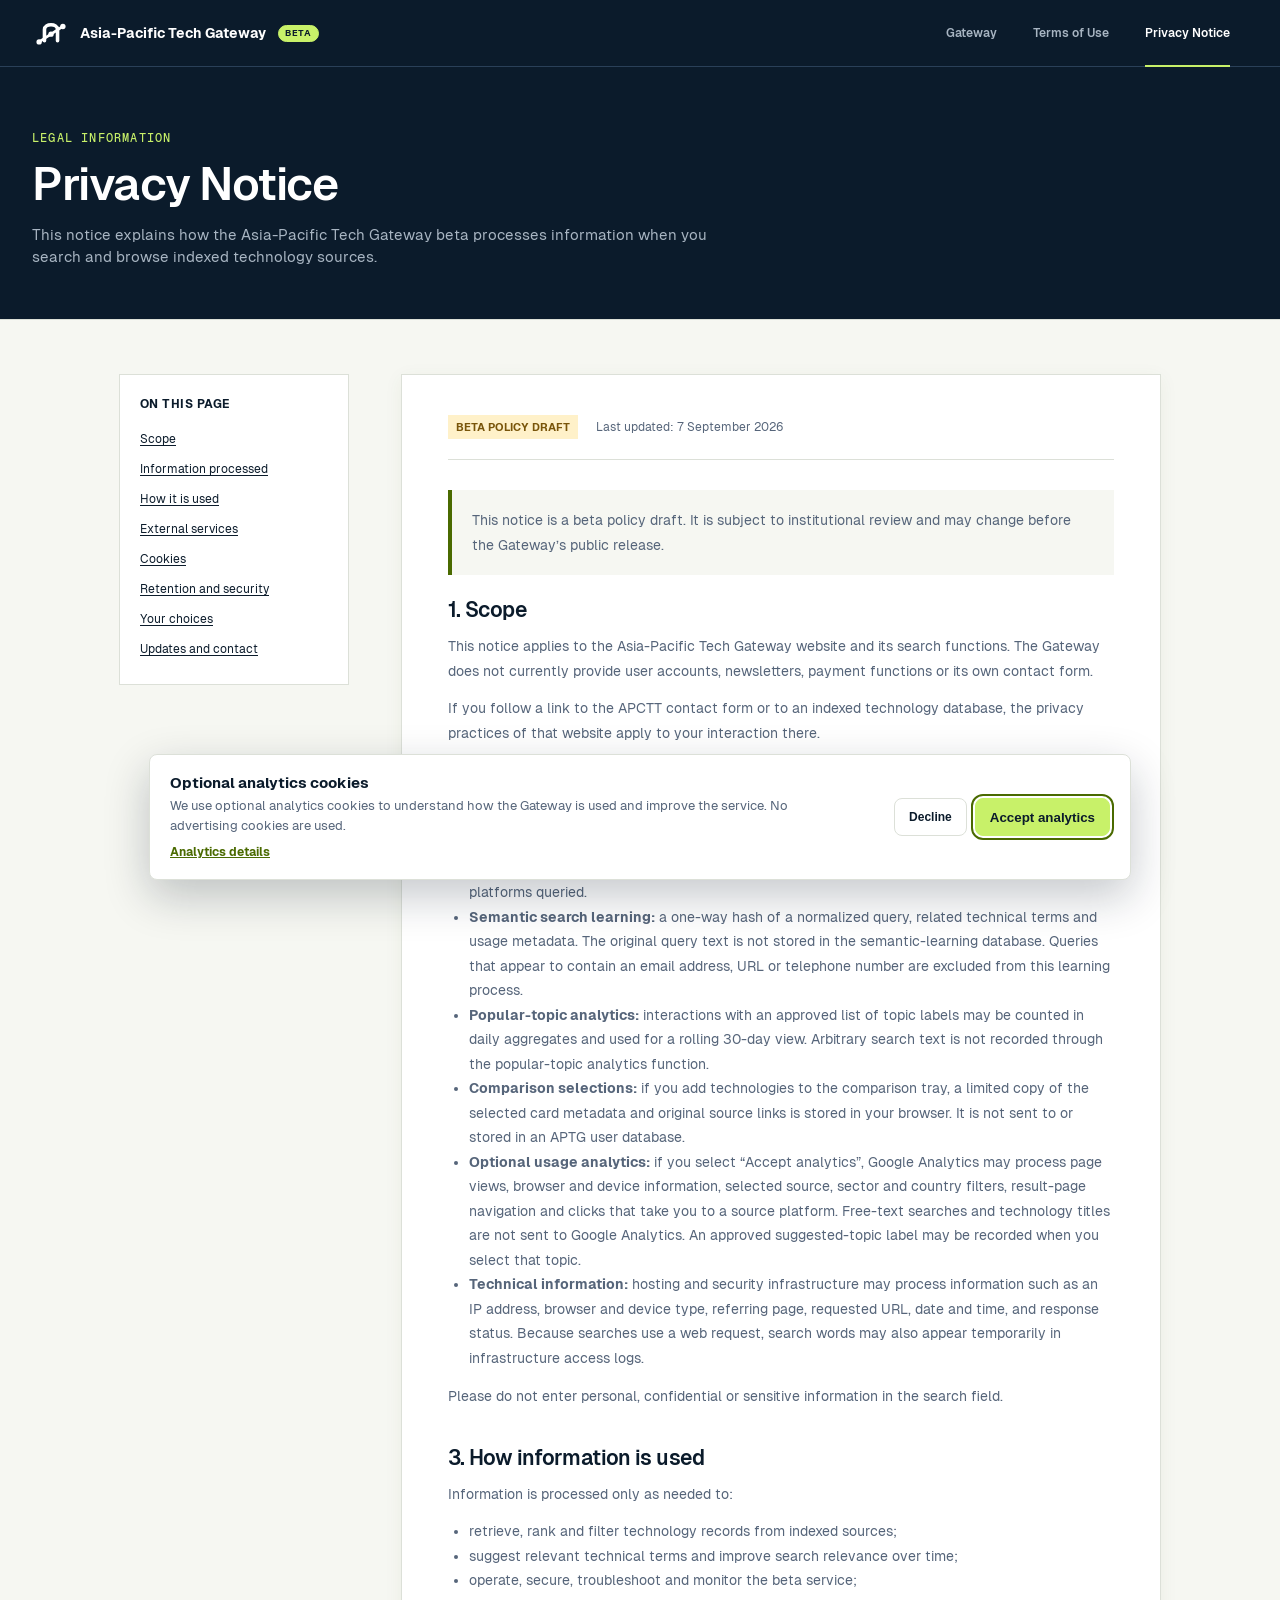
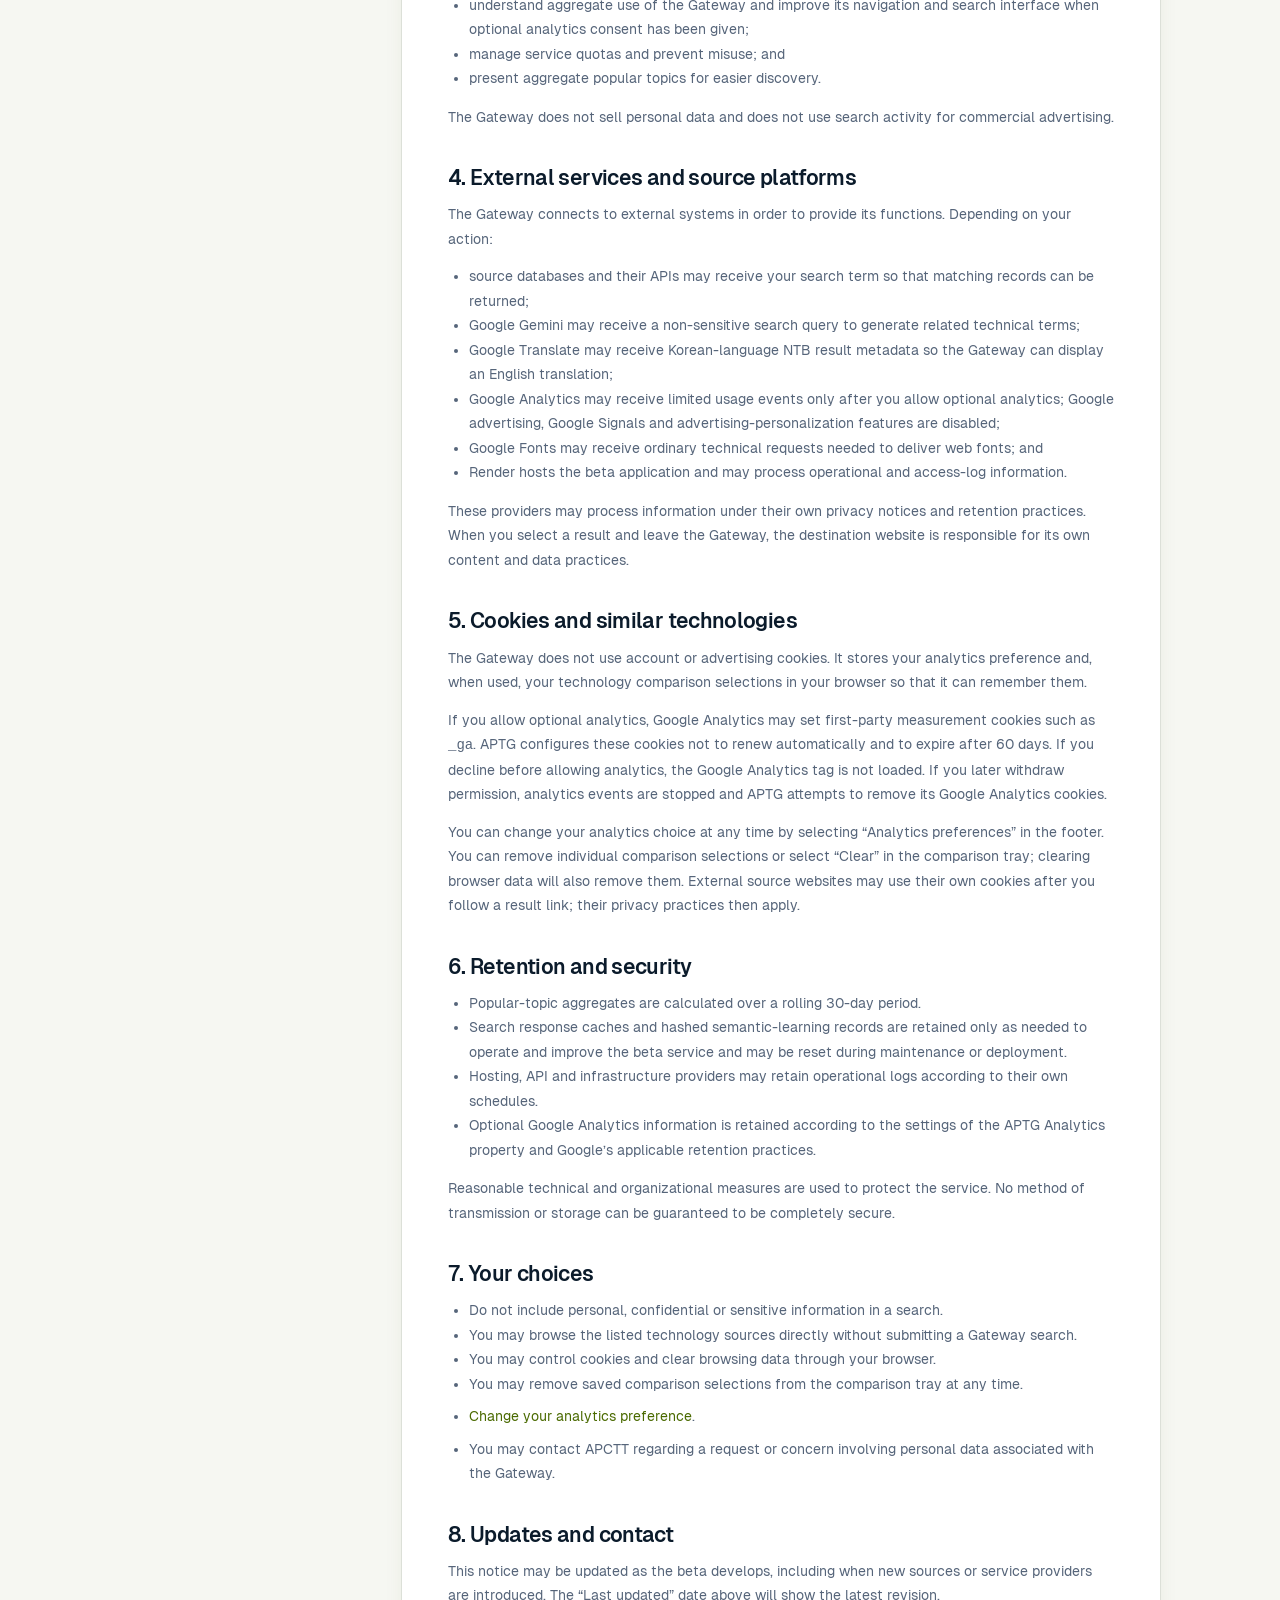
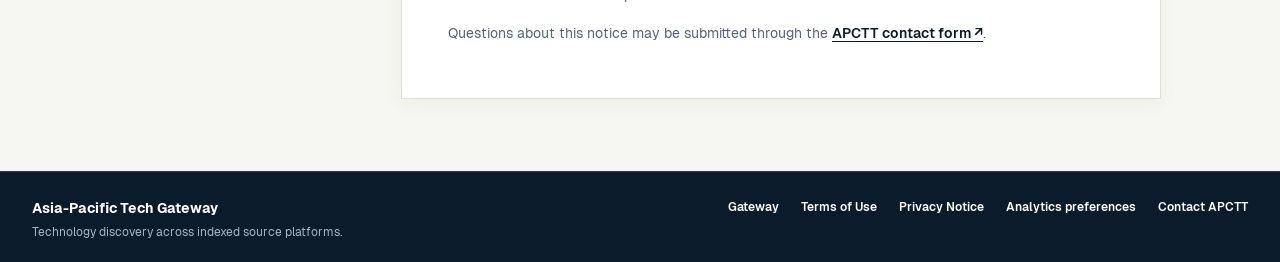
<file: frontend/privacy-notice.html>
<!DOCTYPE html>
<html lang="en">
<head>
  <meta charset="UTF-8">
  <meta name="viewport" content="width=device-width, initial-scale=1.0">
  <meta http-equiv="Content-Security-Policy" content="default-src 'self'; base-uri 'self'; object-src 'none'; form-action 'self'; img-src 'self' data: https://*.google-analytics.com; font-src 'self' data:; style-src 'self' 'unsafe-inline'; script-src 'self' https://www.googletagmanager.com; connect-src 'self' https://www.googletagmanager.com https://*.google-analytics.com; frame-src 'none';">
  <meta name="description" content="Privacy Notice for the Asia-Pacific Tech Gateway beta service.">
  <meta name="robots" content="noindex, follow">
  <title>Privacy Notice | Asia-Pacific Tech Gateway</title>
  <link rel="icon" type="image/svg+xml" href="assets/tech-gateway-app-icon.svg?v=1">
  <link rel="preload" href="assets/fonts/Geist-Regular.woff2" as="font" type="font/woff2" crossorigin>
  <link rel="stylesheet" href="styles.css?v=26">
  <link rel="stylesheet" href="apctt-theme.css?v=11">
</head>
<body class="prototype-preview legal-page">
  <main class="apse">
    <nav class="gateway-nav" aria-label="Legal page navigation">
      <div class="gateway-container gateway-nav-inner">
        <a class="gateway-nav-brand" href="index.html">
          <img class="gateway-nav-logo" src="assets/tech-gateway-mark.svg" alt="" width="42" height="42">
          <strong>Asia-Pacific Tech Gateway</strong>
          <span class="gateway-beta-badge" aria-label="Beta version">Beta</span>
        </a>
        <div class="gateway-nav-links legal-nav-links">
          <a href="index.html">Gateway</a>
          <a href="terms-of-use.html">Terms of Use</a>
          <a class="active" href="privacy-notice.html">Privacy Notice</a>
        </div>
      </div>
    </nav>

    <header class="legal-hero" aria-labelledby="privacy-title">
      <div class="gateway-container">
        <span class="legal-eyebrow">Legal information</span>
        <h1 id="privacy-title">Privacy Notice</h1>
        <p>This notice explains how the Asia-Pacific Tech Gateway beta processes information when you search and browse indexed technology sources.</p>
      </div>
    </header>

    <div class="gateway-container legal-layout">
      <aside class="legal-toc" aria-label="On this page">
        <strong>On this page</strong>
        <a href="#scope">Scope</a>
        <a href="#information">Information processed</a>
        <a href="#purposes">How it is used</a>
        <a href="#services">External services</a>
        <a href="#cookies">Cookies</a>
        <a href="#retention">Retention and security</a>
        <a href="#choices">Your choices</a>
        <a href="#updates">Updates and contact</a>
      </aside>

      <article class="legal-article">
        <div class="legal-status">
          <strong>Beta policy draft</strong>
          <span>Last updated: 7 September 2026</span>
        </div>

        <div class="legal-callout">
          <p>This notice is a beta policy draft. It is subject to institutional review and may change before the Gateway’s public release.</p>
        </div>

        <section id="scope">
          <h2>1. Scope</h2>
          <p>This notice applies to the Asia-Pacific Tech Gateway website and its search functions. The Gateway does not currently provide user accounts, newsletters, payment functions or its own contact form.</p>
          <p>If you follow a link to the APCTT contact form or to an indexed technology database, the privacy practices of that website apply to your interaction there.</p>
        </section>

        <section id="information">
          <h2>2. Information processed</h2>
          <p>Depending on how you use the Gateway, the following information may be processed:</p>
          <ul>
            <li><strong>Search activity:</strong> words entered in the search box, selected filters, result pages and source platforms queried.</li>
            <li><strong>Semantic search learning:</strong> a one-way hash of a normalized query, related technical terms and usage metadata. The original query text is not stored in the semantic-learning database. Queries that appear to contain an email address, URL or telephone number are excluded from this learning process.</li>
            <li><strong>Popular-topic analytics:</strong> interactions with an approved list of topic labels may be counted in daily aggregates and used for a rolling 30-day view. Arbitrary search text is not recorded through the popular-topic analytics function.</li>
            <li><strong>Comparison selections:</strong> if you add technologies to the comparison tray, a limited copy of the selected card metadata and original source links is stored in your browser. It is not sent to or stored in an APTG user database.</li>
            <li><strong>Optional usage analytics:</strong> if you select “Accept analytics”, Google Analytics may process page views, browser and device information, selected source, sector and country filters, result-page navigation and clicks that take you to a source platform. Free-text searches and technology titles are not sent to Google Analytics. An approved suggested-topic label may be recorded when you select that topic.</li>
            <li><strong>Technical information:</strong> hosting and security infrastructure may process information such as an IP address, browser and device type, referring page, requested URL, date and time, and response status. Because searches use a web request, search words may also appear temporarily in infrastructure access logs.</li>
          </ul>
          <p>Please do not enter personal, confidential or sensitive information in the search field.</p>
        </section>

        <section id="purposes">
          <h2>3. How information is used</h2>
          <p>Information is processed only as needed to:</p>
          <ul>
            <li>retrieve, rank and filter technology records from indexed sources;</li>
            <li>suggest relevant technical terms and improve search relevance over time;</li>
            <li>operate, secure, troubleshoot and monitor the beta service;</li>
            <li>understand aggregate use of the Gateway and improve its navigation and search interface when optional analytics consent has been given;</li>
            <li>manage service quotas and prevent misuse; and</li>
            <li>present aggregate popular topics for easier discovery.</li>
          </ul>
          <p>The Gateway does not sell personal data and does not use search activity for commercial advertising.</p>
        </section>

        <section id="services">
          <h2>4. External services and source platforms</h2>
          <p>The Gateway connects to external systems in order to provide its functions. Depending on your action:</p>
          <ul>
            <li>source databases and their APIs may receive your search term so that matching records can be returned;</li>
            <li>Google Gemini may receive a non-sensitive search query to generate related technical terms;</li>
            <li>Google Translate may receive Korean-language NTB result metadata so the Gateway can display an English translation;</li>
            <li>Google Analytics may receive limited usage events only after you allow optional analytics; Google advertising, Google Signals and advertising-personalization features are disabled;</li>
            <li>Google Fonts may receive ordinary technical requests needed to deliver web fonts; and</li>
            <li>Render hosts the beta application and may process operational and access-log information.</li>
          </ul>
          <p>These providers may process information under their own privacy notices and retention practices. When you select a result and leave the Gateway, the destination website is responsible for its own content and data practices.</p>
        </section>

        <section id="cookies">
          <h2>5. Cookies and similar technologies</h2>
          <p>The Gateway does not use account or advertising cookies. It stores your analytics preference and, when used, your technology comparison selections in your browser so that it can remember them.</p>
          <p>If you allow optional analytics, Google Analytics may set first-party measurement cookies such as <code>_ga</code>. APTG configures these cookies not to renew automatically and to expire after 60 days. If you decline before allowing analytics, the Google Analytics tag is not loaded. If you later withdraw permission, analytics events are stopped and APTG attempts to remove its Google Analytics cookies.</p>
          <p>You can change your analytics choice at any time by selecting “Analytics preferences” in the footer. You can remove individual comparison selections or select “Clear” in the comparison tray; clearing browser data will also remove them. External source websites may use their own cookies after you follow a result link; their privacy practices then apply.</p>
        </section>

        <section id="retention">
          <h2>6. Retention and security</h2>
          <ul>
            <li>Popular-topic aggregates are calculated over a rolling 30-day period.</li>
            <li>Search response caches and hashed semantic-learning records are retained only as needed to operate and improve the beta service and may be reset during maintenance or deployment.</li>
            <li>Hosting, API and infrastructure providers may retain operational logs according to their own schedules.</li>
            <li>Optional Google Analytics information is retained according to the settings of the APTG Analytics property and Google’s applicable retention practices.</li>
          </ul>
          <p>Reasonable technical and organizational measures are used to protect the service. No method of transmission or storage can be guaranteed to be completely secure.</p>
        </section>

        <section id="choices">
          <h2>7. Your choices</h2>
          <ul>
            <li>Do not include personal, confidential or sensitive information in a search.</li>
            <li>You may browse the listed technology sources directly without submitting a Gateway search.</li>
            <li>You may control cookies and clear browsing data through your browser.</li>
            <li>You may remove saved comparison selections from the comparison tray at any time.</li>
            <li><button type="button" class="text-button" data-analytics-preferences>Change your analytics preference</button>.</li>
            <li>You may contact APCTT regarding a request or concern involving personal data associated with the Gateway.</li>
          </ul>
        </section>

        <section id="updates">
          <h2>8. Updates and contact</h2>
          <p>This notice may be updated as the beta develops, including when new sources or service providers are introduced. The “Last updated” date above will show the latest revision.</p>
          <p>Questions about this notice may be submitted through the <a href="https://apctt.org/form/contact-us" target="_blank" rel="noopener noreferrer">APCTT contact form <span aria-hidden="true">↗</span></a>.</p>
        </section>
      </article>
    </div>
    <footer class="gateway-legal-footer">
      <div class="gateway-container gateway-legal-footer-inner">
        <div>
          <strong>Asia-Pacific Tech Gateway</strong>
          <p>Technology discovery across indexed source platforms.</p>
        </div>
        <nav aria-label="Legal information">
          <a href="index.html">Gateway</a>
          <a href="terms-of-use.html">Terms of Use</a>
          <a href="privacy-notice.html" aria-current="page">Privacy Notice</a>
          <button type="button" class="footer-privacy-button" data-analytics-preferences>Analytics preferences</button>
          <a href="https://apctt.org/form/contact-us" target="_blank" rel="noopener noreferrer">Contact APCTT</a>
        </nav>
      </div>
    </footer>
  </main>
  <script src="analytics.js?v=2" defer></script>
</body>
</html>
</file>
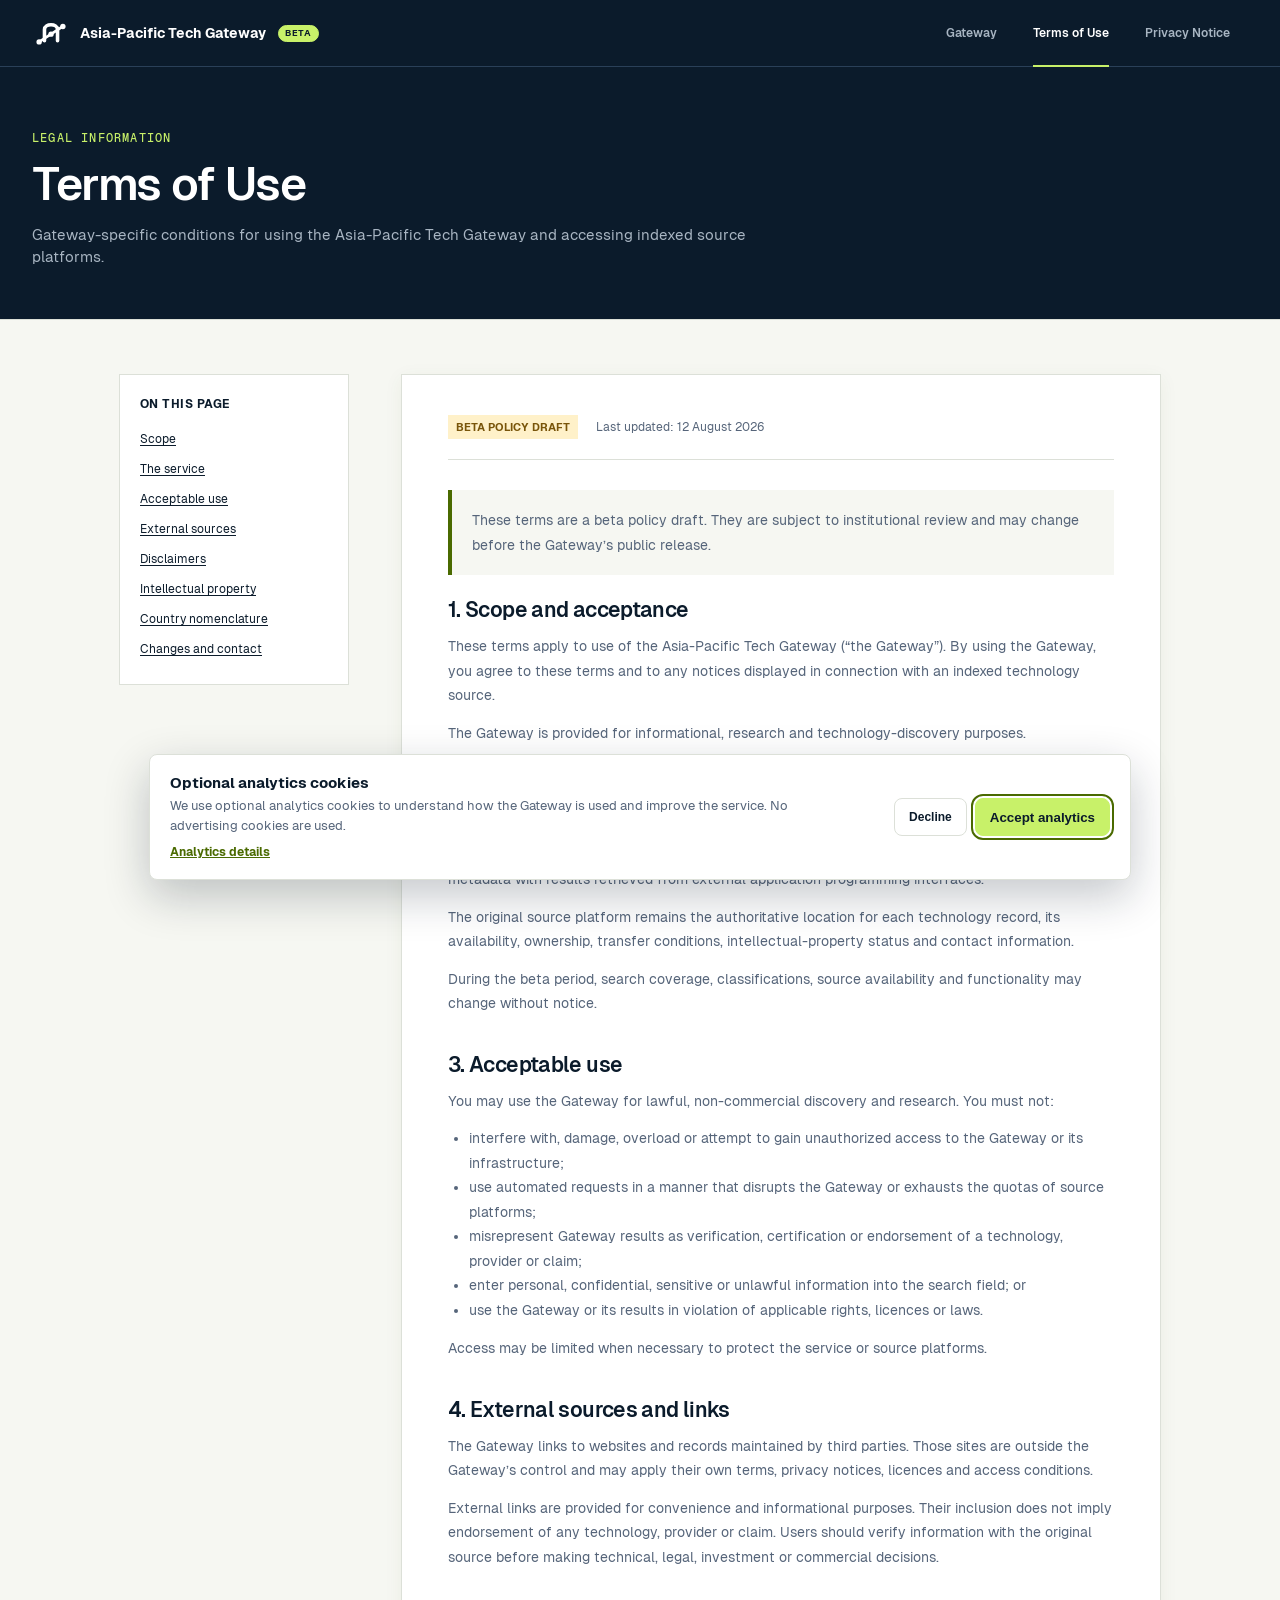
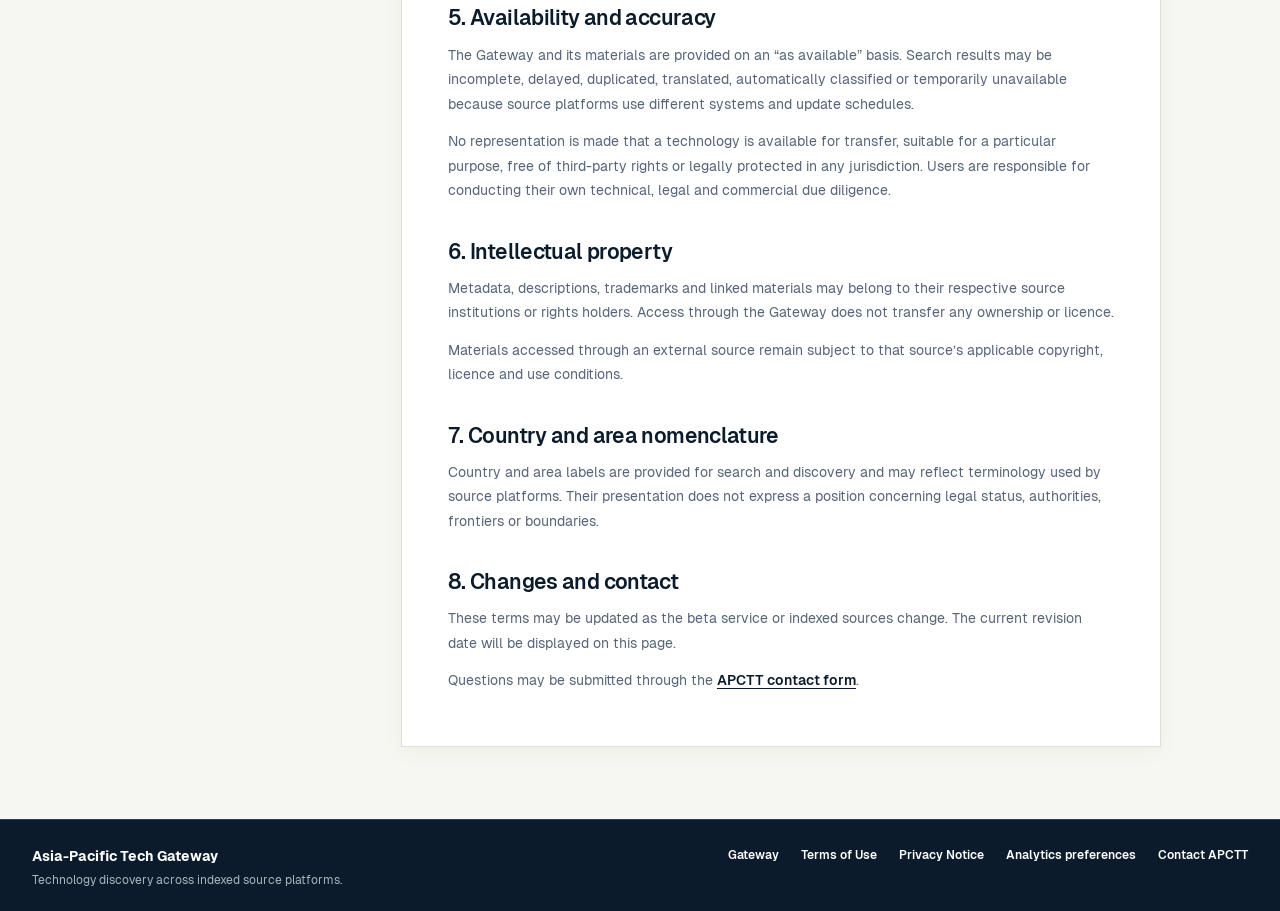
<file: frontend/terms-of-use.html>
<!doctype html>
<html lang="en">
  <head>
    <meta charset="UTF-8" />
    <meta name="viewport" content="width=device-width, initial-scale=1.0" />
    <meta http-equiv="Content-Security-Policy" content="default-src 'self'; base-uri 'self'; object-src 'none'; form-action 'self'; img-src 'self' data: https://*.google-analytics.com; font-src 'self' data:; style-src 'self' 'unsafe-inline'; script-src 'self' https://www.googletagmanager.com; connect-src 'self' https://www.googletagmanager.com https://*.google-analytics.com; frame-src 'none';" />
    <meta name="description" content="Terms of Use for the Asia-Pacific Tech Gateway." />
    <meta name="robots" content="noindex, follow" />
    <title>Terms of Use | Asia-Pacific Tech Gateway</title>
    <link rel="icon" type="image/svg+xml" href="assets/tech-gateway-app-icon.svg?v=1" />
    <link rel="preload" href="assets/fonts/Geist-Regular.woff2" as="font" type="font/woff2" crossorigin />
    <link rel="stylesheet" href="styles.css?v=26" />
    <link rel="stylesheet" href="apctt-theme.css?v=11" />
  </head>
  <body class="prototype-preview legal-page">
    <main class="apse">
      <nav class="gateway-nav" aria-label="Legal page navigation">
        <div class="gateway-container gateway-nav-inner">
          <a class="gateway-nav-brand" href="index.html">
            <img class="gateway-nav-logo" src="assets/tech-gateway-mark.svg" alt="" width="42" height="42" />
            <strong>Asia-Pacific Tech Gateway</strong>
            <span class="gateway-beta-badge" aria-label="Beta version">Beta</span>
          </a>
          <div class="gateway-nav-links legal-nav-links">
            <a href="index.html">Gateway</a>
            <a class="active" href="terms-of-use.html">Terms of Use</a>
            <a href="privacy-notice.html">Privacy Notice</a>
          </div>
        </div>
      </nav>

      <header class="legal-hero">
        <div class="gateway-container">
          <span class="legal-eyebrow">Legal information</span>
          <h1>Terms of Use</h1>
          <p>Gateway-specific conditions for using the Asia-Pacific Tech Gateway and accessing indexed source platforms.</p>
        </div>
      </header>

      <div class="gateway-container legal-layout">
        <aside class="legal-toc" aria-label="On this page">
          <strong>On this page</strong>
          <a href="#scope">Scope</a>
          <a href="#service">The service</a>
          <a href="#acceptable-use">Acceptable use</a>
          <a href="#external-sources">External sources</a>
          <a href="#disclaimers">Disclaimers</a>
          <a href="#intellectual-property">Intellectual property</a>
          <a href="#nomenclature">Country nomenclature</a>
          <a href="#changes">Changes and contact</a>
        </aside>

        <article class="legal-article">
          <div class="legal-status">
            <strong>Beta policy draft</strong>
            <span>Last updated: 12 August 2026</span>
          </div>

          <div class="legal-callout">
            <p>
              These terms are a beta policy draft. They are subject to institutional
              review and may change before the Gateway’s public release.
            </p>
          </div>

          <section id="scope">
            <h2>1. Scope and acceptance</h2>
            <p>
              These terms apply to use of the Asia-Pacific Tech Gateway (“the Gateway”).
              By using the Gateway, you agree to these terms and to any notices displayed
              in connection with an indexed technology source.
            </p>
            <p>The Gateway is provided for informational, research and technology-discovery purposes.</p>
          </section>

          <section id="service">
            <h2>2. What the Gateway provides</h2>
            <p>
              The Gateway helps users discover technology offers and technology-transfer
              or licensing listings indexed from national, institutional and international
              source platforms. It may combine locally indexed metadata
              with results retrieved from external application programming interfaces.
            </p>
            <p>
              The original source platform remains the authoritative location for each
              technology record, its availability, ownership, transfer conditions,
              intellectual-property status and contact information.
            </p>
            <p>
              During the beta period, search coverage, classifications, source
              availability and functionality may change without notice.
            </p>
          </section>

          <section id="acceptable-use">
            <h2>3. Acceptable use</h2>
            <p>You may use the Gateway for lawful, non-commercial discovery and research. You must not:</p>
            <ul>
              <li>interfere with, damage, overload or attempt to gain unauthorized access to the Gateway or its infrastructure;</li>
              <li>use automated requests in a manner that disrupts the Gateway or exhausts the quotas of source platforms;</li>
              <li>misrepresent Gateway results as verification, certification or endorsement of a technology, provider or claim;</li>
              <li>enter personal, confidential, sensitive or unlawful information into the search field; or</li>
              <li>use the Gateway or its results in violation of applicable rights, licences or laws.</li>
            </ul>
            <p>Access may be limited when necessary to protect the service or source platforms.</p>
          </section>

          <section id="external-sources">
            <h2>4. External sources and links</h2>
            <p>
              The Gateway links to websites and records maintained by third parties.
              Those sites are outside the Gateway’s control and may apply their own
              terms, privacy notices, licences and access conditions.
            </p>
            <p>
              External links are provided for convenience and informational purposes.
              Their inclusion does not imply endorsement of any technology, provider
              or claim. Users should verify information with the original source
              before making technical, legal, investment or commercial decisions.
            </p>
          </section>

          <section id="disclaimers">
            <h2>5. Availability and accuracy</h2>
            <p>
              The Gateway and its materials are provided on an “as available” basis.
              Search results may be incomplete, delayed, duplicated, translated,
              automatically classified or temporarily unavailable because source
              platforms use different systems and update schedules.
            </p>
            <p>
              No representation is made that a technology is available for transfer,
              suitable for a particular purpose, free of third-party rights or legally
              protected in any jurisdiction. Users are responsible for conducting their
              own technical, legal and commercial due diligence.
            </p>
          </section>

          <section id="intellectual-property">
            <h2>6. Intellectual property</h2>
            <p>
              Metadata, descriptions, trademarks and linked materials may belong to
              their respective source institutions or rights holders. Access through the
              Gateway does not transfer any ownership or licence.
            </p>
            <p>Materials accessed through an external source remain subject to that source’s applicable copyright, licence and use conditions.</p>
          </section>

          <section id="nomenclature">
            <h2>7. Country and area nomenclature</h2>
            <p>
              Country and area labels are provided for search and discovery and may
              reflect terminology used by source platforms. Their presentation
              does not express a position concerning legal status, authorities,
              frontiers or boundaries.
            </p>
          </section>

          <section id="changes">
            <h2>8. Changes and contact</h2>
            <p>
              These terms may be updated as the beta service or indexed sources
              change. The current revision date will be displayed on this page.
            </p>
            <p>
              Questions may be submitted through the
              <a href="https://apctt.org/form/contact-us" target="_blank" rel="noopener noreferrer">APCTT contact form</a>.
            </p>
          </section>
        </article>
      </div>

      <footer class="gateway-legal-footer">
        <div class="gateway-container gateway-legal-footer-inner">
          <div><strong>Asia-Pacific Tech Gateway</strong><p>Technology discovery across indexed source platforms.</p></div>
          <nav aria-label="Legal information">
            <a href="index.html">Gateway</a>
            <a href="terms-of-use.html" aria-current="page">Terms of Use</a>
            <a href="privacy-notice.html">Privacy Notice</a>
            <button type="button" class="footer-privacy-button" data-analytics-preferences>Analytics preferences</button>
            <a href="https://apctt.org/form/contact-us" target="_blank" rel="noopener noreferrer">Contact APCTT</a>
          </nav>
        </div>
      </footer>
    </main>
    <script src="analytics.js?v=2" defer></script>
  </body>
</html>
</file>
<file: frontend/styles.css>
@font-face {
  font-family: "Geist";
  src: url("assets/fonts/Geist-Regular.woff2") format("woff2");
  font-display: swap;
  font-style: normal;
  font-weight: 400;
}

@font-face {
  font-family: "Geist";
  src: url("assets/fonts/Geist-Medium.woff2") format("woff2");
  font-display: swap;
  font-style: normal;
  font-weight: 500;
}

@font-face {
  font-family: "Geist";
  src: url("assets/fonts/Geist-SemiBold.woff2") format("woff2");
  font-display: swap;
  font-style: normal;
  font-weight: 600;
}

@font-face {
  font-family: "Geist";
  src: url("assets/fonts/Geist-Bold.woff2") format("woff2");
  font-display: swap;
  font-style: normal;
  font-weight: 700;
}

@font-face {
  font-family: "Geist Mono";
  src: url("assets/fonts/GeistMono-Medium.woff2") format("woff2");
  font-display: swap;
  font-style: normal;
  font-weight: 500;
}

:root {
  /* Dark surfaces */
  --ink: #0b1b2b;
  --ink-2: #16293d;
  --line-dark: #2a4058;
  --on-dark: #ffffff;
  --on-dark-muted: #a8b5c2;

  /* Light surfaces */
  --paper: #f6f7f2;
  --surface: #ffffff;
  --text: #0b1b2b;
  --muted: #56657a;
  --line: #dce0d8;

  /* Accent */
  --accent: #c8f169;
  --accent-hover: #b5e24f;
  --on-accent: #0b1b2b;
  --accent-text: #4a6a00;

  /* Supporting semantic colours */
  --success: #256b45;
  --success-surface: #e8f3ec;
  --warning: #79550a;
  --warning-surface: #fff1c9;
  --danger: #9f2d2d;
  --danger-surface: #faeaea;

  /* Compatibility aliases retained for existing selectors. */
  --blue-950: var(--ink);
  --blue-900: var(--text);
  --blue-800: var(--accent-text);
  --blue-700: var(--accent-text);
  --blue-600: var(--accent-hover);
  --blue-100: var(--line);
  --blue-50: var(--paper);
  --un-blue: var(--accent-text);
  --soft: var(--paper);
  --white: var(--surface);
  --green: var(--success);
  --green-bg: var(--success-surface);
  --amber: var(--warning);
  --amber-bg: var(--warning-surface);
  --slate-bg: var(--paper);

  /* Type */
  --font-sans: "Geist", system-ui, -apple-system, "Segoe UI", sans-serif;
  --font-mono: "Geist Mono", ui-monospace, SFMono-Regular, Menlo, monospace;
  --font-body: var(--font-sans);
  --font-display: var(--font-sans);

  /* Reusable translucent treatments. */
  --surface-97: color-mix(in srgb, var(--surface) 97%, transparent);
  --surface-92: color-mix(in srgb, var(--surface) 92%, transparent);
  --surface-82: color-mix(in srgb, var(--surface) 82%, transparent);
  --surface-76: color-mix(in srgb, var(--surface) 76%, transparent);
  --surface-62: color-mix(in srgb, var(--surface) 62%, transparent);
  --surface-42: color-mix(in srgb, var(--surface) 42%, transparent);
  --surface-34: color-mix(in srgb, var(--surface) 34%, transparent);
  --surface-14: color-mix(in srgb, var(--surface) 14%, transparent);
  --surface-08: color-mix(in srgb, var(--surface) 8%, transparent);
  --surface-06: color-mix(in srgb, var(--surface) 6%, transparent);
  --surface-055: color-mix(in srgb, var(--surface) 5.5%, transparent);
  --surface-04: color-mix(in srgb, var(--surface) 4%, transparent);
  --ink-98: color-mix(in srgb, var(--ink) 98%, transparent);
  --ink-65: color-mix(in srgb, var(--ink) 65%, transparent);
  --ink-60: color-mix(in srgb, var(--ink) 60%, transparent);
  --ink-55: color-mix(in srgb, var(--ink) 55%, transparent);
  --ink-46: color-mix(in srgb, var(--ink) 46%, transparent);
  --ink-42: color-mix(in srgb, var(--ink) 42%, transparent);
  --ink-30: color-mix(in srgb, var(--ink) 30%, transparent);
  --ink-28: color-mix(in srgb, var(--ink) 28%, transparent);
  --ink-24: color-mix(in srgb, var(--ink) 24%, transparent);
  --ink-20: color-mix(in srgb, var(--ink) 20%, transparent);
  --ink-18: color-mix(in srgb, var(--ink) 18%, transparent);
  --ink-14: color-mix(in srgb, var(--ink) 14%, transparent);
  --ink-12: color-mix(in srgb, var(--ink) 12%, transparent);
  --ink-10: color-mix(in srgb, var(--ink) 10%, transparent);
  --ink-08: color-mix(in srgb, var(--ink) 8%, transparent);
  --ink-07: color-mix(in srgb, var(--ink) 7%, transparent);
  --ink-06: color-mix(in srgb, var(--ink) 6%, transparent);
  --ink-045: color-mix(in srgb, var(--ink) 4.5%, transparent);
  --ink-03: color-mix(in srgb, var(--ink) 3%, transparent);
  --ink-02: color-mix(in srgb, var(--ink) 2%, transparent);
  --accent-72: color-mix(in srgb, var(--accent) 72%, transparent);
  --accent-46: color-mix(in srgb, var(--accent) 46%, transparent);
  --accent-30: color-mix(in srgb, var(--accent) 30%, transparent);
  --accent-28: color-mix(in srgb, var(--accent) 28%, transparent);
  --accent-24: color-mix(in srgb, var(--accent) 24%, transparent);
  --accent-22: color-mix(in srgb, var(--accent) 22%, transparent);
  --accent-20: color-mix(in srgb, var(--accent) 20%, transparent);
  --accent-19: color-mix(in srgb, var(--accent) 19%, transparent);
  --accent-18: color-mix(in srgb, var(--accent) 18%, transparent);
  --accent-16: color-mix(in srgb, var(--accent) 16%, transparent);
  --accent-14: color-mix(in srgb, var(--accent) 14%, transparent);
  --accent-12: color-mix(in srgb, var(--accent) 12%, transparent);
  --accent-10: color-mix(in srgb, var(--accent) 10%, transparent);
  --accent-08: color-mix(in srgb, var(--accent) 8%, transparent);
  --accent-07: color-mix(in srgb, var(--accent) 7%, transparent);
  --accent-055: color-mix(in srgb, var(--accent) 5.5%, transparent);
  --accent-035: color-mix(in srgb, var(--accent) 3.5%, transparent);
  --accent-025: color-mix(in srgb, var(--accent) 2.5%, transparent);
  --accent-02: color-mix(in srgb, var(--accent) 2%, transparent);
}

body {
  color: var(--text);
  background: var(--paper);
  font-family: var(--font-sans);
}

.prototype-preview {
  margin: 0;
}

.apse {
  --shadow: 0 8px 28px color-mix(in srgb, var(--ink) 8%, transparent);
  display: flex;
  flex-direction: column;
  width: 100%;
  min-height: 100vh;
  margin: 0;
  color: var(--ink);
  background: var(--white);
  font-family: var(--font-body);
  line-height: 1.55;
  -webkit-font-smoothing: antialiased;
}

/* When page content is shorter than the viewport (e.g. the blank search
   state, or zoomed way out), stretch the closing About section to fill the
   remaining space instead of leaving bare white background beneath it. */
.apse > .app-view {
  flex: 0 0 auto;
}

.apse,
.apse * {
  box-sizing: border-box;
}

.apse button,
.apse input,
.apse select {
  font: inherit;
}

.apse button,
.apse a {
  -webkit-tap-highlight-color: transparent;
}

.apse a {
  color: inherit;
}

.gateway-container {
  width: min(1180px, calc(100% - 48px));
  margin: 0 auto;
}

.apse .visually-hidden {
  position: absolute;
  width: 1px;
  height: 1px;
  padding: 0;
  margin: -1px;
  overflow: hidden;
  clip: rect(0, 0, 0, 0);
  white-space: nowrap;
  border: 0;
}

.gateway-nav {
  position: sticky;
  z-index: 20;
  top: 0;
  border-bottom: 1px solid var(--line);
  background: color-mix(in srgb, var(--surface) 97%, transparent);
  box-shadow: 0 3px 14px color-mix(in srgb, var(--ink) 6%, transparent);
  backdrop-filter: blur(10px);
}

.gateway-nav-inner {
  display: flex;
  min-height: 66px;
  align-items: stretch;
  justify-content: space-between;
  gap: 32px;
}

.gateway-nav-brand {
  display: flex;
  min-width: 215px;
  align-items: center;
  flex-direction: row;
  gap: 10px;
  justify-content: center;
  color: var(--blue-950);
  text-decoration: none;
}

.gateway-nav-logo {
  display: block;
  width: 42px;
  height: 42px;
  flex: 0 0 42px;
}

.gateway-nav-brand strong {
  font-family: var(--font-display);
  font-size: 15px;
  line-height: 1.2;
  white-space: nowrap;
}

.gateway-nav-brand span {
  margin-top: 3px;
  color: var(--muted);
  font-size: 9px;
  font-weight: 600;
  letter-spacing: 0.08em;
  text-transform: uppercase;
}

.gateway-nav-brand .gateway-beta-badge {
  display: inline-flex;
  margin: 0 0 0 2px;
  align-items: center;
  padding: 3px 6px;
  border: 1px solid var(--warning);
  border-radius: 999px;
  color: var(--warning);
  background: var(--warning-surface);
  font-family: var(--font-body);
  font-size: 9px;
  font-weight: 700;
  line-height: 1;
  letter-spacing: 0.08em;
  white-space: nowrap;
}

.gateway-nav-links {
  display: flex;
  align-items: stretch;
}

.gateway-nav-links a {
  position: relative;
  display: flex;
  align-items: center;
  gap: 8px;
  padding: 0 20px;
  color: var(--muted);
  font-size: 12px;
  font-weight: 700;
  text-decoration: none;
  white-space: nowrap;
}

.gateway-nav-links a::after {
  position: absolute;
  right: 20px;
  bottom: -1px;
  left: 20px;
  height: 3px;
  background: var(--blue-700);
  content: "";
  opacity: 0;
  transform: scaleX(0.5);
  transition: 0.2s ease;
}

.gateway-nav-links a:hover,
.gateway-nav-links a.active {
  color: var(--blue-700);
}

.gateway-nav-links a:hover::after,
.gateway-nav-links a.active::after {
  opacity: 1;
  transform: scaleX(1);
}

.nav-number {
  color: var(--muted);
  font-size: 9px;
  font-weight: 700;
}

.nav-label-short {
  display: none;
}

.hero {
  position: relative;
  overflow: hidden;
  border-bottom: 1px solid var(--line);
  background:
    linear-gradient(90deg, color-mix(in srgb, var(--accent-text) 5.5%, transparent) 1px, transparent 1px),
    linear-gradient(color-mix(in srgb, var(--accent-text) 5.5%, transparent) 1px, transparent 1px),
    linear-gradient(135deg, var(--surface) 0%, var(--accent) 100%);
  background-size: 48px 48px, 48px 48px, auto;
}

.hero-pattern {
  position: absolute;
  top: -115px;
  right: -80px;
  width: 530px;
  height: 530px;
  border: 1px solid color-mix(in srgb, var(--accent-text) 12%, transparent);
  border-radius: 50%;
  box-shadow:
    0 0 0 65px color-mix(in srgb, var(--accent-text) 3%, transparent),
    0 0 0 130px color-mix(in srgb, var(--accent-text) 2%, transparent);
}

.hero-pattern::before,
.hero-pattern::after {
  position: absolute;
  border: 1px solid color-mix(in srgb, var(--accent-text) 12%, transparent);
  border-radius: 50%;
  content: "";
}

.hero-pattern::before {
  inset: 95px;
}

.hero-pattern::after {
  inset: 195px;
  background: color-mix(in srgb, var(--surface) 42%, transparent);
}

.hero-content {
  position: relative;
  z-index: 1;
  max-width: 980px;
  padding-top: 68px;
  padding-bottom: 70px;
  text-align: center;
}

.hero-network-visual {
  display: none;
}

.eyebrow,
.section-kicker {
  color: var(--blue-700);
  font-size: 12px;
  font-weight: 700;
  letter-spacing: 0.16em;
  text-transform: uppercase;
}

.eyebrow {
  display: inline-flex;
  align-items: center;
  gap: 8px;
}

.eyebrow span {
  width: 22px;
  height: 2px;
  background: var(--un-blue);
}

.apse h1,
.apse h2,
.apse h3 {
  margin-top: 0;
  font-family: var(--font-display);
}

.hero h1 {
  max-width: 850px;
  margin: 19px auto 18px;
  color: var(--ink);
  font-size: clamp(36px, 5.1vw, 60px);
  line-height: 1.12;
  letter-spacing: -0.035em;
}

.hero h1 em {
  color: var(--accent-text);
  font-style: normal;
}

.hero-content > p {
  max-width: 670px;
  margin: 0 auto 36px;
  color: var(--muted);
  font-size: 18px;
}

.search-form {
  display: flex;
  width: min(850px, 100%);
  min-height: 70px;
  margin: 0 auto;
  padding: 7px;
  border: 1px solid var(--accent);
  border-radius: 4px;
  background: var(--white);
  box-shadow: 0 12px 30px color-mix(in srgb, var(--ink) 11%, transparent);
}

.search-icon {
  position: relative;
  flex: 0 0 52px;
}

.search-icon::before {
  position: absolute;
  top: 18px;
  left: 18px;
  width: 13px;
  height: 13px;
  border: 2px solid var(--muted);
  border-radius: 50%;
  content: "";
}

.search-icon::after {
  position: absolute;
  top: 32px;
  left: 32px;
  width: 7px;
  height: 2px;
  background: var(--muted);
  content: "";
  transform: rotate(45deg);
}

.search-form input {
  min-width: 0;
  flex: 1;
  border: 0;
  outline: 0;
  color: var(--ink);
  font-size: 16px;
}

.search-form input::placeholder {
  color: var(--muted);
}

.button {
  display: inline-flex;
  align-items: center;
  justify-content: center;
  border-radius: 3px;
  font-weight: 700;
  text-decoration: none;
  cursor: pointer;
  transition: 0.2s ease;
}

.button-primary {
  border: 1px solid var(--blue-700);
  color: var(--white);
  background: var(--blue-700);
}

.apse a.button-primary {
  color: var(--white);
}

.button-primary:hover {
  border-color: var(--blue-900);
  background: var(--blue-900);
}

.search-button {
  min-width: 195px;
  gap: 8px;
  border: 0;
}

.search-button svg {
  width: 18px;
  fill: none;
  stroke: currentColor;
  stroke-linecap: round;
  stroke-linejoin: round;
  stroke-width: 2;
}

.focus-theme-searches {
  width: min(850px, 100%);
  margin: 20px auto 0;
  color: var(--muted);
  text-align: left;
}

.focus-theme-heading {
  display: flex;
  align-items: baseline;
  flex-wrap: wrap;
  gap: 6px 12px;
  margin-bottom: 9px;
}

.focus-theme-heading > span {
  color: var(--accent-text);
  font-size: 13px;
  font-weight: 700;
}

.focus-theme-heading small {
  color: var(--muted);
  font-size: 12px;
}

.focus-theme-chips {
  display: flex;
  flex-wrap: wrap;
  gap: 8px;
}

.focus-theme-chips button {
  display: inline-flex;
  min-height: 34px;
  align-items: center;
  gap: 7px;
  padding: 7px 12px;
  border: 1px solid var(--accent);
  border-radius: 999px;
  color: var(--accent-text);
  background: color-mix(in srgb, var(--surface) 82%, transparent);
  font-family: var(--font-body);
  font-size: 12px;
  font-weight: 600;
  cursor: pointer;
  transition: background-color 0.15s ease, border-color 0.15s ease, color 0.15s ease;
}

.focus-theme-chips button i {
  width: 6px;
  height: 6px;
  border-radius: 50%;
  background: currentColor;
  opacity: 0.65;
}

.focus-theme-chips button:hover,
.focus-theme-chips button:focus-visible {
  border-color: var(--blue-700);
  color: var(--blue-800);
  background: var(--white);
}

.focus-theme-chips button.active {
  border-color: var(--blue-700);
  color: var(--white);
  background: var(--blue-700);
}

.search-section {
  padding: 32px 0 92px;
}

.sources-section {
  padding: 82px 0 92px;
}

.section-heading {
  display: flex;
  align-items: flex-end;
  justify-content: space-between;
  gap: 32px;
  margin-bottom: 35px;
}

.section-heading h2 {
  margin: 8px 0 7px;
  color: var(--blue-950);
  font-size: clamp(27px, 3vw, 36px);
  line-height: 1.2;
  letter-spacing: -0.025em;
}

.section-heading p {
  margin: 0;
  color: var(--muted);
}

#results-summary {
  color: var(--muted);
  font-size: 12px;
  font-weight: 600;
}

.text-button {
  display: inline-flex;
  align-items: center;
  gap: 7px;
  padding: 8px 0;
  border: 0;
  color: var(--blue-700);
  background: transparent;
  font-size: 13px;
  font-weight: 700;
  cursor: pointer;
}

.text-button svg {
  width: 15px;
  fill: none;
  stroke: currentColor;
  stroke-linecap: round;
  stroke-width: 1.7;
}

.global-stats-bar {
  display: flex;
  flex-direction: column;
  gap: 22px;
  margin-bottom: 28px;
  padding: 36px 40px;
  border: 1px solid var(--blue-100);
  border-radius: 16px;
  background: var(--white);
  box-shadow: 0 18px 40px -22px color-mix(in srgb, var(--ink) 28%, transparent);
}

.apse.has-active-search .global-stats-bar {
  gap: 0;
  padding: 18px 24px;
}

.apse.has-active-search .gsb-hint,
.apse.has-active-search .gsb-source-chips {
  display: none;
}

.apse.has-active-search .gsb-stat {
  flex-direction: row;
  justify-content: center;
  gap: 9px;
}

.apse.has-active-search .gsb-stat-number {
  font-size: 25px;
}

.apse.has-active-search .gsb-stat-label {
  font-size: 11px;
}

.gsb-stats-row {
  display: flex;
  justify-content: space-around;
  text-align: center;
}

.gsb-stat {
  display: flex;
  flex: 1 1 0;
  flex-direction: column;
  align-items: center;
  gap: 6px;
  padding: 0 16px;
  border-left: 1px solid var(--blue-100);
}

.gsb-stat:first-child {
  border-left: none;
}

.gsb-stat-number {
  color: var(--blue-800);
  font-family: var(--font-display);
  font-size: 38px;
  font-weight: 700;
  line-height: 1;
}

.gsb-stat-label {
  color: var(--muted);
  font-size: 12px;
  font-weight: 600;
  letter-spacing: 0.04em;
  text-transform: uppercase;
}

.gsb-hint {
  margin: 0;
  padding-top: 18px;
  border-top: 1px solid var(--blue-100);
  color: var(--muted);
  font-size: 13px;
}

.gsb-source-chips {
  display: flex;
  flex-wrap: wrap;
  gap: 12px;
}

.gsb-chip {
  display: inline-flex;
  align-items: center;
  gap: 6px;
  padding: 9px 16px;
  border: 1px solid var(--blue-100);
  border-radius: 999px;
  background: var(--blue-50);
  color: var(--ink);
  font-family: var(--font-body);
  font-size: 13px;
  font-weight: 600;
  cursor: pointer;
  transition: background-color 0.15s ease, border-color 0.15s ease, color 0.15s ease;
}

.gsb-chip span {
  color: var(--blue-700);
  font-weight: 700;
}

.gsb-chip:hover {
  border-color: var(--blue-700);
}

.gsb-chip.active {
  border-color: var(--blue-700);
  background: var(--blue-700);
  color: var(--white);
}

.gsb-chip.active span {
  color: var(--white);
}

.search-layout {
  display: grid;
  grid-template-columns: 245px minmax(0, 1fr);
  gap: 38px;
  align-items: start;
}

.apse:not(.has-active-search) .search-layout {
  grid-template-columns: 1fr;
}

.apse:not(.has-active-search) .filters,
.apse:not(.has-active-search) .mobile-filter-button {
  display: none;
}

.active-filters {
  display: flex;
  flex-wrap: wrap;
  gap: 8px;
  margin: -10px 0 22px;
}

.active-filters[hidden] {
  display: none;
}

.active-filter-chip {
  display: inline-flex;
  min-height: 34px;
  align-items: center;
  gap: 8px;
  padding: 6px 10px 6px 12px;
  border: 1px solid var(--blue-100);
  border-radius: 999px;
  color: var(--blue-800);
  background: var(--blue-50);
  font: 600 12px/1.2 var(--font-body);
  cursor: pointer;
}

.active-filter-chip:hover,
.active-filter-chip:focus-visible {
  border-color: var(--blue-700);
  outline: none;
}

.filters {
  position: sticky;
  top: 106px;
  padding: 24px 22px;
  border: 1px solid var(--line);
  border-radius: 4px;
  background: var(--white);
}

.filters-header {
  display: flex;
  align-items: center;
  justify-content: space-between;
  margin-bottom: 24px;
  padding-bottom: 18px;
  border-bottom: 1px solid var(--line);
}

.filters-header > div {
  display: flex;
  align-items: center;
  gap: 10px;
}

.filters h3 {
  margin: 0;
  font-size: 16px;
}

.filter-icon {
  position: relative;
  display: inline-block;
  width: 16px;
  height: 15px;
}

.filter-icon::before {
  position: absolute;
  inset: 1px 0 auto;
  height: 2px;
  background: currentColor;
  box-shadow: 0 6px currentColor, 0 12px currentColor;
  content: "";
}

.filter-icon::after {
  position: absolute;
  top: -1px;
  left: 4px;
  width: 3px;
  height: 5px;
  border: 2px solid var(--white);
  background: currentColor;
  box-shadow: 6px 6px 0 -2px var(--white), 6px 6px 0 0 currentColor, -2px 12px 0 -2px var(--white), -2px 12px 0 0 currentColor;
  content: "";
}

.filter-close {
  display: none;
  border: 0;
  background: transparent;
  font-size: 26px;
}

.filter-group {
  margin-bottom: 18px;
}

.filter-group label {
  display: block;
  margin-bottom: 7px;
  color: var(--text);
  font-size: 12px;
  font-weight: 700;
}

.filter-group select {
  width: 100%;
  height: 43px;
  padding: 0 36px 0 12px;
  border: 1px solid var(--line);
  border-radius: 3px;
  outline: 0;
  color: var(--muted);
  background: var(--white);
  font-size: 13px;
}

.filter-group select:focus {
  border-color: var(--blue-600);
  box-shadow: 0 0 0 3px color-mix(in srgb, var(--accent-text) 10%, transparent);
}

.multiselect {
  position: relative;
}

.multiselect-toggle {
  display: flex;
  width: 100%;
  height: 43px;
  align-items: center;
  justify-content: space-between;
  padding: 0 12px;
  border: 1px solid var(--line);
  border-radius: 3px;
  outline: 0;
  color: var(--muted);
  background: var(--white);
  font-size: 13px;
  text-align: left;
  cursor: pointer;
}

.multiselect-toggle:hover,
.multiselect-toggle:focus {
  border-color: var(--blue-600);
}

.multiselect-toggle svg {
  width: 14px;
  flex: 0 0 14px;
  fill: none;
  stroke: var(--muted);
  stroke-linecap: round;
  stroke-width: 1.7;
}

.multiselect-toggle span {
  overflow: hidden;
  white-space: nowrap;
  text-overflow: ellipsis;
}

.multiselect-panel {
  position: absolute;
  z-index: 30;
  top: calc(100% + 4px);
  left: 0;
  overflow-y: auto;
  width: 100%;
  max-height: 200px;
  padding: 6px;
  border: 1px solid var(--line);
  border-radius: 4px;
  background: var(--white);
  box-shadow: 0 10px 28px color-mix(in srgb, var(--ink) 14%, transparent);
  scrollbar-width: thin;
  scrollbar-color: var(--accent) var(--soft);
}

.multiselect-panel::-webkit-scrollbar {
  width: 5px;
}

.multiselect-panel::-webkit-scrollbar-track {
  background: var(--soft);
  border-radius: 3px;
}

.multiselect-panel::-webkit-scrollbar-thumb {
  border-radius: 3px;
  background: var(--accent);
}

.multiselect-panel::-webkit-scrollbar-thumb:hover {
  background: var(--blue-600);
}

.multiselect-option {
  display: flex;
  align-items: center;
  gap: 8px;
  padding: 7px 8px;
  border-radius: 3px;
  color: var(--ink);
  font-size: 13px;
  cursor: pointer;
}

.multiselect-option:hover {
  background: var(--soft);
}

.multiselect-option input {
  accent-color: var(--blue-700);
}

.filter-note {
  display: flex;
  gap: 9px;
  margin-top: 26px;
  padding: 13px;
  border-radius: 3px;
  color: var(--muted);
  background: var(--blue-50);
}

.filter-note svg {
  flex: 0 0 17px;
  width: 17px;
  fill: none;
  stroke: var(--blue-700);
  stroke-linecap: round;
  stroke-width: 1.6;
}

.filter-note p {
  margin: 0;
  font-size: 11px;
  line-height: 1.45;
}

.mobile-filter-button {
  display: none;
}

.source-group {
  margin-bottom: 30px;
  overflow: hidden;
  border: 1px solid var(--line);
  border-radius: 4px;
  background: var(--white);
  box-shadow: 0 5px 20px color-mix(in srgb, var(--accent-text) 4.5%, transparent);
}

.group-header {
  display: flex;
  align-items: center;
  justify-content: space-between;
  gap: 20px;
  padding: 19px 22px;
  border-bottom: 1px solid var(--line);
  background: var(--surface);
}

.group-source {
  display: flex;
  align-items: center;
  gap: 13px;
}

.source-initial {
  display: grid;
  width: 41px;
  height: 41px;
  flex: 0 0 41px;
  place-items: center;
  border: 1px solid var(--accent);
  border-radius: 6px;
  color: var(--blue-800);
  background: var(--blue-100);
  font-family: var(--font-display);
  font-size: 15px;
  font-weight: 700;
}

.group-source h3 {
  margin: 0 0 2px;
  color: var(--accent-text);
  font-size: 16px;
}

.group-source p {
  margin: 0;
  color: var(--muted);
  font-size: 12px;
}

.group-meta {
  display: flex;
  align-items: center;
  gap: 12px;
}

.result-count {
  color: var(--muted);
  font-size: 12px;
}

.status {
  display: inline-flex;
  align-items: center;
  gap: 6px;
  padding: 5px 9px;
  border-radius: 99px;
  font-size: 10px;
  font-weight: 700;
  white-space: nowrap;
}

.status::before {
  width: 5px;
  height: 5px;
  border-radius: 50%;
  background: currentColor;
  content: "";
}

.status-metadata {
  color: var(--green);
  background: var(--green-bg);
}

.status-redirect {
  color: var(--amber);
  background: var(--amber-bg);
}

.status-listed {
  color: var(--muted);
  background: var(--slate-bg);
}

.technology-list {
  display: grid;
  grid-template-columns: 1fr 1fr;
}

.merged-grid-wrap {
  overflow: hidden;
  border: 1px solid var(--line);
  border-radius: 4px;
  background: var(--white);
  box-shadow: 0 5px 20px color-mix(in srgb, var(--accent-text) 4.5%, transparent);
}

.technology-card {
  display: flex;
  min-width: 0;
  flex-direction: column;
  padding: 25px 25px 23px;
}

.technology-card:nth-child(odd) {
  border-right: 1px solid var(--line);
}

.technology-card:nth-child(n + 3) {
  border-top: 1px solid var(--line);
}

.technology-card.external-card {
  background: var(--surface-2, var(--surface));
  opacity: 0.92;
}

.card-external-link {
  display: inline-block;
  margin-top: 4px;
  padding: 9px 13px;
  font-size: 12px;
}

.card-top-row {
  display: flex;
  align-items: center;
  justify-content: space-between;
  gap: 8px;
  margin-bottom: 10px;
}

.card-top-row .card-sector {
  margin-bottom: 0;
}

.card-source-pill {
  overflow: hidden;
  max-width: 55%;
  padding: 3px 9px;
  border: 1px solid var(--blue-100);
  border-radius: 99px;
  color: var(--blue-800);
  background: var(--blue-50);
  font-size: 10px;
  font-weight: 700;
  white-space: nowrap;
  text-overflow: ellipsis;
}

.card-sector {
  margin-bottom: 10px;
  color: var(--blue-700);
  font-size: 10px;
  font-weight: 700;
  letter-spacing: 0.1em;
  text-transform: uppercase;
}

.technology-card h4 {
  margin: 0 0 10px;
  color: var(--accent-text);
  font-family: var(--font-display);
  font-size: 17px;
  line-height: 1.35;
}

.technology-card > p,
.technology-card .card-summary {
  display: -webkit-box;
  min-height: 41px;
  margin: 0 0 16px;
  overflow: hidden;
  color: var(--muted);
  font-size: 13px;
  line-height: 1.55;
  -webkit-box-orient: vertical;
  -webkit-line-clamp: 3;
}

.patent-record-card .patent-applicant {
  display: block;
  min-height: 0;
  margin: 0 0 14px;
  overflow: visible;
  color: var(--muted);
  font-size: 13px;
  line-height: 1.5;
  -webkit-line-clamp: unset;
}

.patent-applicant span {
  display: block;
  margin-bottom: 3px;
  color: var(--muted);
  font-size: 10px;
  font-weight: 700;
  letter-spacing: 0.08em;
  text-transform: uppercase;
}

.patent-card-meta {
  margin-top: 0;
}

.card-keywords {
  display: flex;
  flex-wrap: wrap;
  gap: 5px;
  margin: 0 0 14px;
}

.keyword-tag {
  padding: 3px 8px;
  border-radius: 3px;
  background: var(--blue-50);
  color: var(--blue-800);
  font-size: 11px;
  font-weight: 600;
}

.card-actions {
  display: flex;
  align-items: center;
  flex-wrap: wrap;
  gap: 8px;
  margin-top: auto;
  padding-top: 4px;
}

.card-detail-disclosure {
  margin: -4px 0 13px;
}

.card-detail-disclosure summary {
  width: fit-content;
  color: var(--blue-700);
  font-size: 12px;
  font-weight: 700;
  cursor: pointer;
}

.card-detail-disclosure .card-detail-panel {
  margin-bottom: 0;
}

.external-link-note {
  color: var(--muted);
  font-size: 10px;
}

.card-detail-panel {
  margin: 14px 0 10px;
  padding: 14px;
  border: 1px solid var(--line);
  border-radius: 4px;
  background: var(--soft);
  display: grid;
  gap: 8px;
}

.detail-row {
  display: grid;
  grid-template-columns: 120px 1fr;
  gap: 8px;
  font-size: 12px;
  line-height: 1.45;
}

.detail-label {
  color: var(--muted);
  font-weight: 700;
}

.detail-value {
  color: var(--ink);
}

.jst-contact-details {
  display: grid;
  gap: 8px;
  margin-top: 2px;
  padding-top: 10px;
  border-top: 1px solid var(--line);
}

.jst-contact-details a {
  color: var(--blue-700);
  font-weight: 700;
}

.jst-contact-details p {
  margin: 0;
  color: var(--muted);
  font-size: 11px;
  line-height: 1.45;
}

.card-contact-link {
  min-height: 35px;
  padding: 8px 12px;
}

.card-details {
  display: flex;
  flex-wrap: wrap;
  gap: 7px 14px;
  margin-top: auto;
  margin-bottom: 18px;
  color: var(--muted);
  font-size: 11px;
}

.browse-prompt {
  min-height: 280px;
  padding: 64px 36px;
}

.browse-prompt h3 {
  max-width: 620px;
  margin-right: auto;
  margin-left: auto;
  font-size: clamp(24px, 3vw, 34px);
}

.browse-prompt p {
  max-width: 680px;
  margin-right: auto;
  margin-left: auto;
}

.browse-prompt-kicker {
  display: block;
  margin-bottom: 10px;
  color: var(--blue-700);
  font-size: 11px;
  font-weight: 700;
  letter-spacing: 0.1em;
  text-transform: uppercase;
}

.empty-state.browse-prompt-compact {
  min-height: 0;
  padding: 28px 32px;
  text-align: left;
}

.empty-state.browse-prompt-compact p {
  max-width: none;
  margin: 0;
}

.card-details span {
  display: inline-flex;
  align-items: center;
  gap: 5px;
}

.card-details span::before {
  width: 4px;
  height: 4px;
  border-radius: 50%;
  background: var(--muted);
  content: "";
}

.card-link {
  display: inline-flex;
  align-items: center;
  align-self: flex-start;
  gap: 8px;
  color: var(--blue-700);
  font-size: 12px;
  font-weight: 700;
  text-decoration: none;
}

.card-link:hover {
  color: var(--blue-950);
}

.card-link span {
  transition: transform 0.2s ease;
}

.card-link:hover span {
  transform: translateX(3px);
}

.redirect-card {
  display: flex;
  align-items: center;
  justify-content: space-between;
  gap: 30px;
  padding: 27px 25px;
}

.redirect-card h4 {
  margin: 0 0 5px;
  font-family: var(--font-display);
  font-size: 16px;
}

.redirect-card p {
  margin: 0;
  color: var(--muted);
  font-size: 13px;
}

.button-secondary {
  min-height: 42px;
  padding: 0 16px;
  border: 1px solid var(--blue-700);
  color: var(--blue-700);
  background: var(--white);
  font-size: 12px;
  white-space: nowrap;
}

.button-secondary:hover {
  color: var(--white);
  background: var(--blue-700);
}

.empty-state {
  padding: 64px 30px;
  border: 1px solid var(--line);
  border-radius: 8px;
  text-align: center;
  background: var(--soft);
}

.empty-state h3 {
  margin-bottom: 8px;
}

.empty-state p {
  margin: 0;
  color: var(--muted);
}

.search-method-note {
  max-width: 72ch;
  margin: 10px 0 0;
  color: var(--muted);
  font-size: 12px;
  line-height: 1.5;
}

.search-method-note[hidden] {
  display: none;
}

.search-empty-state p {
  max-width: 62ch;
  margin-inline: auto;
}

.empty-state-actions {
  display: flex;
  align-items: center;
  justify-content: center;
  gap: 18px;
  margin-top: 22px;
}

.empty-state-actions .button {
  min-height: 44px;
}

.results-warning {
  margin: 0 0 16px;
  padding: 11px 14px;
  border: 1px solid var(--warning);
  border-radius: 4px;
  color: var(--warning);
  background: var(--warning-surface);
  font-size: 13px;
}

.browse-prompt {
  background: var(--blue-50);
  border-color: var(--blue-100);
}

.browse-prompt a {
  color: var(--blue-700);
  font-weight: 700;
}

.sources-section {
  border-top: 5px solid var(--blue-700);
  background: var(--paper);
}

.jpo-lookup-section {
  padding: 76px 0;
  border-top: 5px solid var(--un-blue);
  background: var(--white);
}

.jpo-lookup-form {
  display: flex;
  gap: 12px;
  max-width: 640px;
  margin-top: 8px;
}

.jpo-lookup-form input {
  flex: 1;
  height: 48px;
  padding: 0 16px;
  border: 1px solid var(--line);
  border-radius: 3px;
  color: var(--ink);
  font-size: 14px;
  outline: 0;
}

.jpo-lookup-form input:focus {
  border-color: var(--blue-600);
  box-shadow: 0 0 0 3px color-mix(in srgb, var(--accent-text) 10%, transparent);
}

#jpo-lookup-result {
  margin-top: 24px;
}

.jpo-result-card {
  max-width: 640px;
  padding: 25px;
  border: 1px solid var(--line);
  border-radius: 4px;
  background: var(--soft);
}

.jpo-error p {
  color: var(--amber);
}

.source-count {
  display: flex;
  align-items: center;
  gap: 9px;
  color: var(--muted);
}

.source-count strong {
  color: var(--blue-800);
  font-family: var(--font-display);
  font-size: 28px;
}

.source-count span {
  max-width: 70px;
  font-size: 11px;
  line-height: 1.25;
}

.table-wrap {
  overflow-x: auto;
  border: 1px solid var(--line);
  border-radius: 4px;
  background: var(--white);
  box-shadow: var(--shadow);
}

.apse table {
  width: 100%;
  border-collapse: collapse;
  text-align: left;
}

.apse th {
  padding: 15px 20px;
  border-bottom: 1px solid var(--line);
  color: var(--muted);
  background: var(--accent);
  font-size: 10px;
  letter-spacing: 0.07em;
  text-transform: uppercase;
}

.apse td {
  padding: 18px 20px;
  border-bottom: 1px solid var(--paper);
  color: var(--muted);
  font-size: 12px;
}

.apse tr:last-child td {
  border-bottom: 0;
}

.apse td:first-child {
  color: var(--accent-text);
  font-weight: 700;
}

.table-link {
  color: var(--blue-700);
  font-weight: 700;
  text-decoration: none;
  white-space: nowrap;
}

.table-link:hover {
  text-decoration: underline;
}

/* ── Source detail cards grid ──────────────────────────────────────────────── */

.source-cards-grid {
  display: grid;
  grid-template-columns: repeat(2, minmax(0, 1fr));
  gap: 18px;
  margin-top: 24px;
}

.source-detail-card {
  display: flex;
  flex-direction: column;
  gap: 15px;
  min-width: 0;
  padding: 24px;
  background: var(--white);
  border: 1px solid var(--line);
  border-radius: 6px;
  box-shadow: var(--shadow);
}

.sdc-header {
  display: flex;
  align-items: flex-start;
  justify-content: space-between;
  gap: 12px;
}

.sdc-identity {
  display: flex;
  align-items: flex-start;
  gap: 12px;
  min-width: 0;
}

.sdc-initial {
  flex-shrink: 0;
  width: 44px;
  height: 44px;
  font-size: 14px;
}

.sdc-name {
  margin: 0;
  color: var(--blue-900);
  font-family: var(--font-display);
  font-size: 17px;
  font-weight: 700;
  line-height: 1.3;
}

.sdc-institution {
  margin: 2px 0 0;
  color: var(--muted);
  font-size: 12px;
  line-height: 1.4;
}

.sdc-access-row {
  display: flex;
  align-items: center;
  justify-content: space-between;
  gap: 12px;
  padding-bottom: 13px;
  border-bottom: 1px solid var(--line);
}

.sdc-provenance {
  margin: -6px 0 0;
  color: var(--muted);
  font-size: 11px;
  font-weight: 500;
}

.sp-provenance {
  margin: 5px 0 0;
  color: var(--muted);
  font-size: 12px;
  font-weight: 500;
}

.sdc-country {
  margin: 0;
  color: var(--muted);
  font-size: 12px;
}

.sdc-access {
  display: inline-flex;
  align-items: center;
  gap: 6px;
  color: var(--text);
  font-size: 11px;
  font-weight: 700;
  white-space: nowrap;
}

.sdc-access i {
  width: 7px;
  height: 7px;
  border-radius: 50%;
  background: var(--accent-text);
}

.sdc-access.is-external i {
  background: var(--warning);
}

.sdc-catalogue-size {
  display: flex;
  align-items: baseline;
  gap: 7px;
}

.sdc-catalogue-size strong {
  color: var(--blue-800);
  font-family: var(--font-display);
  font-size: 25px;
  line-height: 1;
}

.sdc-catalogue-size span {
  color: var(--muted);
  font-size: 11px;
}

.sdc-stat-number {
  color: var(--blue-800);
  font-family: var(--font-display);
  font-size: 26px;
  font-weight: 700;
}

.sdc-stat-label {
  color: var(--muted);
  font-size: 12px;
}

.sdc-description {
  margin: 0;
  color: var(--ink);
  font-size: 13px;
  line-height: 1.6;
}

.sdc-capabilities {
  display: flex;
  flex-wrap: wrap;
  gap: 6px;
}

.sdc-capabilities span {
  padding: 5px 8px;
  border: 1px solid var(--line);
  border-radius: 3px;
  color: var(--muted);
  background: var(--accent);
  font-size: 10px;
  font-weight: 700;
}

.sdc-actions {
  display: flex;
  flex-wrap: wrap;
  gap: 8px;
  margin-top: auto;
  padding-top: 4px;
}

.sdc-search-btn {
  cursor: pointer;
}

.sources-overview {
  display: grid;
  grid-template-columns: minmax(0, 1.15fr) minmax(360px, 0.85fr);
  gap: 24px;
  padding: 24px;
  border: 1px solid var(--accent);
  border-top: 4px solid var(--blue-700);
  background: var(--white);
  box-shadow: var(--shadow);
}

.sources-overview-copy {
  display: flex;
  align-items: flex-start;
  gap: 15px;
}

.sources-overview-icon {
  display: grid;
  flex: 0 0 42px;
  width: 42px;
  height: 42px;
  place-items: center;
  color: var(--blue-700);
  background: var(--blue-50);
}

.sources-overview-icon svg {
  width: 25px;
  height: 25px;
  fill: var(--white);
  stroke: currentColor;
  stroke-width: 1.8;
}

.sources-overview h3 {
  margin: 0 0 6px;
  color: var(--blue-900);
  font-family: var(--font-display);
  font-size: 16px;
}

.sources-overview p {
  max-width: 620px;
  margin: 0;
  color: var(--muted);
  font-size: 13px;
  line-height: 1.55;
}

.sources-overview-stats {
  display: grid;
  grid-template-columns: repeat(3, 1fr);
  border-left: 1px solid var(--line);
}

.sources-overview-stats > div {
  display: flex;
  align-items: center;
  flex-direction: column;
  justify-content: center;
  min-width: 0;
  padding: 4px 14px;
  text-align: center;
}

.sources-overview-stats > div + div {
  border-left: 1px solid var(--line);
}

.sources-overview-stats strong {
  color: var(--blue-800);
  font-family: var(--font-display);
  font-size: 27px;
  line-height: 1;
}

.sources-overview-stats span {
  margin-top: 6px;
  color: var(--muted);
  font-size: 10px;
  line-height: 1.3;
}

.source-access-key {
  display: flex;
  flex-wrap: wrap;
  gap: 10px 24px;
  margin-top: 18px;
  color: var(--muted);
  font-size: 11px;
}

.source-access-key > span {
  display: inline-flex;
  align-items: center;
}

.source-access-key strong {
  margin-right: 3px;
  color: var(--text);
}

.access-dot {
  width: 8px;
  height: 8px;
  margin-right: 7px;
  border-radius: 50%;
}

.access-dot-searchable {
  background: var(--accent-text);
}

.access-dot-external {
  background: var(--warning);
}

.source-access-key .source-join-link {
  margin-left: auto;
  color: var(--blue-700);
  font-weight: 700;
  text-decoration: none;
}

.source-join-link:hover {
  text-decoration: underline;
}

/* ── NTB slow-lane spinner ───────────────────────────────────────────────────── */

.ntb-spinner {
  padding: 24px 20px;
  color: var(--muted);
  font-size: 0.9rem;
}

/* ── Pagination ──────────────────────────────────────────────────────────────── */

.pagination-bar {
  display: flex;
  align-items: center;
  justify-content: center;
  flex-wrap: wrap;
  gap: 4px;
  padding: 20px 24px;
  border-top: 1px solid var(--line);
}

.pagination-page-btn {
  min-width: 36px;
  height: 36px;
  padding: 0 8px;
  border: 1px solid var(--line);
  border-radius: 6px;
  background: var(--white);
  color: var(--ink);
  font-size: 13px;
  cursor: pointer;
  transition: background 0.15s, color 0.15s, border-color 0.15s;
}

.pagination-page-btn:hover:not(:disabled):not(.active) {
  background: var(--soft);
  border-color: var(--blue-700);
}

.pagination-page-btn.active {
  background: var(--blue-700);
  color: var(--surface);
  border-color: var(--blue-700);
  font-weight: 600;
  cursor: default;
}

.pagination-page-btn:disabled {
  opacity: 0.35;
  cursor: default;
  pointer-events: none;
}

.pagination-ellipsis {
  display: inline-flex;
  align-items: center;
  padding: 0 4px;
  font-size: 13px;
  color: var(--muted);
  user-select: none;
}

.pagination-jump {
  display: inline-flex;
  align-items: center;
  gap: 6px;
  margin-left: 8px;
  padding-left: 12px;
  border-left: 1px solid var(--line);
}

.pagination-jump-input {
  width: 54px;
  height: 36px;
  padding: 0 8px;
  border: 1px solid var(--line);
  border-radius: 6px;
  font-size: 13px;
  text-align: center;
  color: var(--ink, var(--text));
  background: var(--white, var(--surface));
  outline: none;
}

.pagination-jump-input:focus {
  border-color: var(--accent, var(--accent-text));
}

.pagination-jump-input::-webkit-inner-spin-button,
.pagination-jump-input::-webkit-outer-spin-button {
  -webkit-appearance: none;
}

.pagination-jump-label {
  font-size: 12px;
  color: var(--muted, var(--muted));
  white-space: nowrap;
}

.page-loading {
  opacity: 0.4;
  pointer-events: none;
  transition: opacity 0.15s ease;
}

/* ── Source detail page overlay ─────────────────────────────────────────────── */

.source-page {
  position: fixed;
  inset: 0;
  z-index: 200;
  box-sizing: border-box;
  color: var(--ink);
  background: var(--white);
  font-family: var(--font-body);
  line-height: 1.55;
  overflow-y: auto;
  visibility: hidden;
  pointer-events: none;
  transform: translateX(100%);
  transition:
    transform 0.28s cubic-bezier(0.4, 0, 0.2, 1),
    visibility 0s linear 0.28s;
}

.source-page *,
.source-page *::before,
.source-page *::after {
  box-sizing: border-box;
}

.source-page button,
.source-page input {
  font: inherit;
}

.source-page.open {
  visibility: visible;
  pointer-events: auto;
  transform: translateX(0);
  transition-delay: 0s;
}

body.source-dialog-open {
  overflow: hidden;
}

.source-page-inner {
  max-width: 760px;
  margin: 0 auto;
  padding: 48px 24px 80px;
}

.sp-back {
  margin-bottom: 32px;
}

.sp-hero {
  display: flex;
  align-items: flex-start;
  gap: 20px;
  margin-bottom: 28px;
}

.sp-initial {
  width: 56px;
  height: 56px;
  font-size: 18px;
  flex-shrink: 0;
}

.sp-name {
  margin: 6px 0 4px;
  font-family: var(--font-display);
  font-size: 26px;
  color: var(--blue-900);
}

.sp-country {
  margin: 0;
  color: var(--muted);
  font-size: 13px;
}

.sp-stat-row {
  display: flex;
  gap: 24px;
  padding: 20px 24px;
  background: var(--blue-50);
  border-radius: 6px;
  margin-bottom: 24px;
}

.sp-stat {
  display: flex;
  align-items: baseline;
  gap: 6px;
}

.sp-desc {
  font-size: 15px;
  line-height: 1.7;
  color: var(--ink);
  margin-bottom: 28px;
}

.sp-section {
  padding: 20px 24px;
  border: 1px solid var(--line);
  border-radius: 6px;
  margin-bottom: 16px;
}

.sp-section h3 {
  margin: 0 0 8px;
  font-size: 11px;
  font-weight: 700;
  letter-spacing: 0.07em;
  text-transform: uppercase;
  color: var(--muted);
}

.sp-section p {
  margin: 0;
  font-size: 14px;
  line-height: 1.6;
  color: var(--text);
}

.sp-hint-box {
  background: var(--blue-50);
  border-color: var(--blue-100);
}

.sp-hint-box p {
  color: var(--blue-700);
}

.sp-actions {
  display: flex;
  flex-wrap: wrap;
  gap: 12px;
  margin-top: 32px;
}

.about-section {
  display: flex;
  flex: 1 0 auto;
  align-items: center;
  padding: 76px 0;
  color: var(--white);
  background:
    linear-gradient(115deg, color-mix(in srgb, var(--ink) 99%, transparent), color-mix(in srgb, var(--accent-text) 97%, transparent)),
    var(--blue-950);
}

.about-layout {
  display: grid;
  gap: 30px;
}

.about-intro {
  display: grid;
  grid-template-columns: minmax(0, 0.85fr) minmax(0, 1.15fr);
  gap: clamp(46px, 7vw, 90px);
  align-items: start;
}

.section-kicker.light {
  color: var(--accent);
}

.about-section h2 {
  max-width: 580px;
  margin: 10px 0 0;
  font-size: clamp(26px, 3.3vw, 39px);
  line-height: 1.25;
  letter-spacing: -0.025em;
}

.about-section p {
  margin: 0 0 22px;
  color: var(--accent);
  font-size: 14px;
}

.about-overview {
  min-width: 0;
  padding-top: 3px;
}

.about-overview p:last-child {
  margin-bottom: 0;
}

.about-section a {
  display: inline-flex;
  gap: 8px;
  color: var(--white);
  font-size: 13px;
  font-weight: 700;
  text-decoration: none;
}

.about-pillars {
  display: grid;
  grid-template-columns: repeat(3, minmax(0, 1fr));
  gap: 14px;
  margin-top: 8px;
}

.about-pillars article {
  min-height: 154px;
  padding: 22px;
  border: 1px solid color-mix(in srgb, var(--accent) 24%, transparent);
  border-top: 3px solid var(--accent);
  background: color-mix(in srgb, var(--surface) 5.5%, transparent);
}

.about-step {
  display: block;
  margin-bottom: 22px;
  color: var(--accent);
  font-size: 11px;
  font-weight: 700;
  letter-spacing: 0.12em;
}

.about-pillars h3,
.about-source-cta h3 {
  margin: 0 0 7px;
  color: var(--white);
  font-size: 18px;
}

.about-section .about-pillars p {
  margin: 0;
  color: var(--accent);
  font-size: 13px;
  line-height: 1.55;
}

.about-section .about-disclaimer {
  margin: 0;
  padding: 13px 16px;
  border-left: 3px solid var(--accent);
  color: var(--accent);
  background: color-mix(in srgb, var(--surface) 6%, transparent);
  font-size: 12px;
  line-height: 1.55;
}

.about-source-cta {
  display: flex;
  align-items: center;
  justify-content: space-between;
  gap: 30px;
  padding: 22px 24px;
  border: 1px solid color-mix(in srgb, var(--accent) 28%, transparent);
  background: color-mix(in srgb, var(--surface) 7.5%, transparent);
}

.about-source-cta > div {
  max-width: 680px;
}

.about-section .about-source-cta p {
  margin: 0;
  font-size: 13px;
}

.about-section .about-source-cta a {
  min-height: 44px;
  flex: 0 0 auto;
  align-items: center;
  padding: 0 18px;
  border: 1px solid var(--accent);
  color: var(--ink);
  background: var(--accent);
}

.about-section .about-source-cta a:hover {
  border-color: var(--white);
  background: var(--white);
}

@media (max-width: 900px) {
  .gateway-container {
    width: min(100% - 36px, 760px);
  }

  .search-layout {
    grid-template-columns: 1fr;
  }

  .filters {
    position: fixed;
    z-index: 50;
    top: 0;
    right: 0;
    bottom: 0;
    width: min(340px, 88vw);
    overflow-y: auto;
    border-radius: 0;
    box-shadow: -15px 0 40px color-mix(in srgb, var(--ink) 18%, transparent);
    transform: translateX(110%);
    transition: transform 0.25s ease;
  }

  .filters.open {
    transform: translateX(0);
  }

  .filter-close {
    display: block;
  }

  .mobile-filter-button {
    display: inline-flex;
    gap: 10px;
    margin-bottom: 18px;
  }

  .about-intro {
    gap: 45px;
  }

  .gateway-nav-inner {
    min-height: 58px;
  }

  .gateway-nav-brand span {
    display: none;
  }

  .gateway-nav-links a {
    padding: 0 12px;
  }

  .gateway-nav-links a::after {
    right: 12px;
    left: 12px;
  }

  .sources-overview {
    grid-template-columns: 1fr;
  }

  .sources-overview-stats {
    padding-top: 18px;
    border-top: 1px solid var(--line);
    border-left: 0;
  }

}

@media (max-width: 720px) {
  .gateway-container {
    width: min(100% - 28px, 620px);
  }

  .gsb-stats-row {
    gap: 24px;
  }

  .gsb-stat-number {
    font-size: 22px;
  }

  .apse.has-active-search .global-stats-bar {
    padding: 15px 12px;
  }

  .apse.has-active-search .gsb-stats-row {
    gap: 8px;
  }

  .apse.has-active-search .gsb-stat {
    flex-direction: column;
    gap: 3px;
    padding: 0 7px;
  }

  .apse.has-active-search .gsb-stat-number {
    font-size: 20px;
  }

  .active-filters {
    margin-top: 0;
    overflow-x: auto;
    flex-wrap: nowrap;
    padding-bottom: 4px;
  }

  .active-filter-chip {
    flex: 0 0 auto;
  }

  .gateway-nav {
    position: relative;
    overflow: hidden;
  }

  .gateway-nav-inner {
    width: 100%;
    min-height: 0;
    flex-direction: column;
    gap: 0;
  }

  .gateway-nav-brand {
    min-width: 0;
    padding: 14px;
    border-bottom: 1px solid var(--line);
  }

  .gateway-nav-brand strong {
    font-size: 14px;
  }

  .gateway-nav-brand span {
    display: block;
  }

  .gateway-nav-links {
    width: 100%;
    overflow: hidden;
  }

  .gateway-nav-links a {
    min-height: 47px;
    flex: 1 1 33.33%;
    justify-content: center;
    padding: 0 8px;
    font-size: 11px;
  }

  .gateway-nav-links a::after {
    right: 8px;
    left: 8px;
  }

  .nav-label-full {
    display: none;
  }

  .nav-label-short {
    display: inline;
  }

  .hero-content {
    padding-top: 58px;
    padding-bottom: 62px;
  }

  .hero h1 {
    font-size: 37px;
  }

  .hero-content > p {
    font-size: 16px;
  }

  .search-form {
    min-height: 0;
    flex-wrap: wrap;
    padding: 6px;
  }

  .search-icon {
    flex-basis: 42px;
    height: 50px;
  }

  .search-icon::before {
    top: 16px;
    left: 13px;
  }

  .search-icon::after {
    top: 30px;
    left: 27px;
  }

  .search-form input {
    height: 50px;
  }

  .search-button {
    width: 100%;
    min-height: 48px;
  }

  .focus-theme-heading {
    align-items: flex-start;
    flex-direction: column;
  }

  .focus-theme-chips button {
    min-height: 38px;
  }

  .search-section,
  .sources-section {
    padding: 62px 0 70px;
  }

  .section-heading {
    align-items: flex-start;
    flex-direction: column;
    gap: 15px;
  }

  .source-cards-grid {
    grid-template-columns: 1fr;
  }

  .source-access-key .source-join-link {
    width: 100%;
    margin-left: 0;
  }

  .results-heading .text-button {
    display: none;
  }

  .technology-list {
    grid-template-columns: 1fr;
  }

  .technology-card:nth-child(odd) {
    border-right: 0;
  }

  .technology-card:nth-child(n + 2) {
    border-top: 1px solid var(--line);
  }

  .group-header {
    align-items: flex-start;
    flex-direction: column;
  }

  .group-meta {
    width: 100%;
    justify-content: space-between;
  }

  .redirect-card {
    align-items: flex-start;
    flex-direction: column;
  }

  .about-intro {
    grid-template-columns: 1fr;
    gap: 28px;
  }

  .about-pillars {
    grid-template-columns: 1fr;
  }

  .about-pillars article {
    min-height: 0;
  }

  .about-step {
    margin-bottom: 14px;
  }

  .about-source-cta {
    align-items: flex-start;
    flex-direction: column;
    gap: 18px;
  }

  .about-section .about-source-cta a {
    width: 100%;
    justify-content: center;
  }

}

/* ── Technology comparison ──────────────────────────────────────────────── */

.compare-tray,
.compare-page {
  box-sizing: border-box;
  font-family: var(--font-body);
}

.compare-tray *,
.compare-page *,
.compare-tray *::before,
.compare-page *::before,
.compare-tray *::after,
.compare-page *::after {
  box-sizing: border-box;
}

.compare-tray button,
.compare-page button {
  font: inherit;
}

.compare-tray[hidden] {
  display: none;
}

.compare-tray {
  position: fixed;
  z-index: 120;
  right: 0;
  bottom: 0;
  left: 0;
  padding: 12px 0;
  border-top: 1px solid var(--accent);
  background: color-mix(in srgb, var(--surface) 97%, transparent);
  box-shadow: 0 -10px 32px color-mix(in srgb, var(--ink) 14%, transparent);
  backdrop-filter: blur(12px);
}

body.has-compare-tray {
  padding-bottom: 96px;
}

.compare-tray-inner {
  display: grid;
  grid-template-columns: auto minmax(0, 1fr) auto;
  align-items: center;
  gap: 20px;
}

.compare-tray-summary {
  display: flex;
  min-width: 150px;
  flex-direction: column;
  gap: 2px;
}

.compare-tray-label {
  color: var(--blue-900);
  font-family: var(--font-display);
  font-size: 13px;
  font-weight: 700;
}

.compare-tray-summary strong {
  color: var(--muted);
  font-size: 11px;
  font-weight: 600;
}

.compare-tray-toggle {
  display: none;
}

.compare-tray-items {
  display: flex;
  min-width: 0;
  align-items: center;
  gap: 8px;
  overflow-x: auto;
  scrollbar-width: thin;
}

.compare-tray-item {
  display: inline-flex;
  min-width: 0;
  max-width: 245px;
  align-items: center;
  gap: 7px;
  padding: 7px 8px 7px 11px;
  border: 1px solid var(--blue-100);
  border-radius: 4px;
  color: var(--blue-900);
  background: var(--blue-50);
  font-size: 11px;
  font-weight: 700;
}

.compare-tray-item > span {
  overflow: hidden;
  white-space: nowrap;
  text-overflow: ellipsis;
}

.compare-tray-item button {
  display: grid;
  width: 22px;
  height: 22px;
  flex: 0 0 22px;
  padding: 0;
  border: 0;
  border-radius: 50%;
  place-items: center;
  color: var(--blue-800);
  background: var(--white);
  cursor: pointer;
}

.compare-tray-actions {
  display: flex;
  align-items: center;
  gap: 12px;
}

.compare-tray-actions .button {
  min-height: 40px;
  white-space: nowrap;
}

.compare-tray-actions .button:disabled {
  border-color: var(--line);
  color: var(--muted);
  background: var(--paper);
  box-shadow: none;
  cursor: not-allowed;
}

.compare-toggle {
  white-space: nowrap;
}

.compare-toggle.is-selected {
  border-color: var(--success);
  color: var(--green);
  background: var(--green-bg);
}

#compare-status {
  position: absolute;
  width: 1px;
  height: 1px;
  margin: -1px;
  padding: 0;
  overflow: hidden;
  clip: rect(0, 0, 0, 0);
  white-space: nowrap;
  border: 0;
}

.compare-page {
  position: fixed;
  z-index: 220;
  inset: 0;
  overflow-y: auto;
  visibility: hidden;
  color: var(--ink);
  background: var(--surface);
  pointer-events: none;
  transform: translateY(24px);
  opacity: 0;
  transition:
    opacity 0.2s ease,
    transform 0.2s ease,
    visibility 0s linear 0.2s;
}

.compare-page.open {
  visibility: visible;
  pointer-events: auto;
  transform: translateY(0);
  opacity: 1;
  transition-delay: 0s;
}

body.compare-dialog-open {
  overflow: hidden;
}

.compare-page-inner {
  width: min(1240px, calc(100% - 48px));
  margin: 0 auto;
  padding: 30px 0 72px;
}

.compare-page-toolbar {
  display: flex;
  align-items: center;
  justify-content: space-between;
  margin-bottom: 32px;
}

.compare-page-close {
  display: grid;
  width: 40px;
  height: 40px;
  border: 1px solid var(--line);
  border-radius: 50%;
  place-items: center;
  color: var(--blue-900);
  background: var(--white);
  font-size: 24px;
  line-height: 1;
  cursor: pointer;
}

.compare-page-heading {
  max-width: 800px;
  margin-bottom: 28px;
}

.compare-page-heading h1,
.compare-page-empty h1 {
  margin: 6px 0 10px;
  color: var(--blue-950);
  font-family: var(--font-display);
  font-size: clamp(26px, 4vw, 38px);
  line-height: 1.2;
}

.compare-page-heading p,
.compare-page-empty p {
  margin: 0;
  color: var(--muted);
  font-size: 14px;
  line-height: 1.65;
}

.compare-page .section-kicker {
  color: var(--blue-700);
  font-size: 11px;
  font-weight: 700;
  letter-spacing: 0.1em;
  text-transform: uppercase;
}

.compare-table-wrap {
  overflow-x: auto;
  border: 1px solid var(--line);
  border-radius: 8px;
  background: var(--white);
  box-shadow: 0 8px 28px color-mix(in srgb, var(--ink) 7%, transparent);
}

.compare-scroll-hint {
  display: none;
}

.compare-mobile-fields {
  display: none;
}

.compare-table {
  width: 100%;
  min-width: 840px;
  border-collapse: collapse;
  table-layout: fixed;
}

.compare-table th,
.compare-table td {
  padding: 18px;
  border-right: 1px solid var(--line);
  border-bottom: 1px solid var(--line);
  vertical-align: top;
  text-align: left;
  overflow-wrap: anywhere;
}

.compare-table tr > :last-child {
  border-right: 0;
}

.compare-table tbody tr:last-child > * {
  border-bottom: 0;
}

.compare-table thead th:first-child,
.compare-table tbody th {
  width: 178px;
}

.compare-table thead th {
  background: var(--accent);
}

.compare-table thead th:not(:first-child) {
  border-top: 4px solid var(--blue-700);
}

.compare-table thead h2 {
  margin: 7px 0 12px;
  color: var(--blue-900);
  font-family: var(--font-display);
  font-size: 16px;
  line-height: 1.4;
}

.compare-source-name {
  color: var(--blue-700);
  font-size: 10px;
  font-weight: 700;
  letter-spacing: 0.06em;
  text-transform: uppercase;
}

.compare-column-remove {
  font-size: 11px;
}

.compare-table tbody th {
  color: var(--muted);
  background: var(--accent);
  font-size: 12px;
  font-weight: 700;
}

.compare-table tbody td {
  color: var(--text);
  font-size: 13px;
  line-height: 1.6;
}

.compare-summary-row td {
  min-height: 150px;
}

.compare-missing {
  color: var(--muted);
  font-style: italic;
}

.compare-link-row a {
  color: var(--blue-700);
  font-weight: 700;
  text-decoration-thickness: 1px;
  text-underline-offset: 3px;
}

.compare-authority-note {
  margin: 14px 2px 0;
  color: var(--muted);
  font-size: 11px;
}

.compare-page-empty {
  max-width: 620px;
  margin: 15vh auto 0;
  padding: 36px;
  border: 1px solid var(--line);
  border-radius: 8px;
  background: var(--white);
  text-align: center;
}

.compare-page-empty .button {
  margin-top: 22px;
}

.compare-page .visually-hidden {
  position: absolute;
  width: 1px;
  height: 1px;
  margin: -1px;
  padding: 0;
  overflow: hidden;
  clip: rect(0, 0, 0, 0);
  white-space: nowrap;
  border: 0;
}

@media (max-width: 900px) {
  body.has-compare-tray {
    padding-bottom: 132px;
  }

  .compare-tray-inner {
    grid-template-columns: minmax(0, 1fr) auto;
    gap: 10px 14px;
  }

  .compare-tray-summary {
    grid-column: 1;
    grid-row: 1;
  }

  .compare-tray-items {
    grid-column: 1 / -1;
    grid-row: 2;
  }

  .compare-tray-actions {
    grid-column: 2;
    grid-row: 1;
  }
}

@media (max-width: 720px) {
  body.has-compare-tray {
    padding-bottom: 146px;
  }

  body.has-compare-tray.compare-tray-collapsed {
    padding-bottom: 84px;
  }

  .compare-tray {
    padding: 10px 0;
  }

  .compare-tray-inner,
  .compare-page-inner {
    width: min(100% - 28px, 1180px);
  }

  .compare-tray-toggle {
    display: inline-flex;
    min-height: 44px;
    align-items: center;
    align-self: flex-start;
    padding: 0;
    font-size: 12px;
  }

  .compare-tray.is-collapsed .compare-tray-items {
    display: none;
  }

  .compare-tray-actions .text-button {
    display: none;
  }

  .compare-tray-actions .button {
    min-height: 44px;
    padding: 8px 12px;
    font-size: 11px;
  }

  .compare-tray-item {
    max-width: 210px;
  }

  .compare-tray-item button {
    width: 44px;
    height: 44px;
    flex-basis: 44px;
  }

  .card-actions .compare-toggle {
    width: 100%;
  }

  .compare-page-inner {
    padding-top: 18px;
  }

  .compare-page-toolbar {
    margin-bottom: 22px;
  }

  .compare-table-wrap,
  .compare-scroll-hint {
    display: none;
  }

  .compare-mobile-fields {
    display: block;
    border-block: 1px solid var(--line);
    background: var(--white);
  }

  .compare-mobile-field {
    margin: 0;
    padding: 20px 0;
    border-bottom: 1px solid var(--line);
  }

  .compare-mobile-field:last-child {
    border-bottom: 0;
  }

  .compare-mobile-field > h2,
  .compare-mobile-field > summary {
    margin: 0 18px 14px;
    color: var(--blue-950);
    font-family: var(--font-display);
    font-size: 16px;
    font-weight: 700;
  }

  .compare-mobile-field > summary {
    display: flex;
    min-height: 44px;
    align-items: center;
    justify-content: space-between;
    margin-bottom: 0;
    cursor: pointer;
    list-style: none;
  }

  .compare-mobile-field > summary::-webkit-details-marker {
    display: none;
  }

  .compare-mobile-field > summary span {
    color: var(--blue-700);
    font: 700 12px/1.2 var(--font-body);
  }

  .compare-mobile-field[open] > summary {
    margin-bottom: 14px;
  }

  .compare-mobile-field[open] > summary span {
    font-size: 0;
  }

  .compare-mobile-field[open] > summary span::after {
    font-size: 12px;
    content: "Hide summaries";
  }

  .compare-mobile-values {
    display: grid;
    gap: 0;
  }

  .compare-mobile-value {
    display: grid;
    grid-template-columns: minmax(0, 0.9fr) minmax(0, 1.1fr);
    gap: 14px;
    padding: 14px 18px;
    border-top: 1px solid var(--blue-100);
    color: var(--text);
    font-size: 14px;
    line-height: 1.55;
    overflow-wrap: anywhere;
  }

  .compare-mobile-technology span {
    display: block;
    margin-bottom: 4px;
    color: var(--blue-700);
    font-size: 11px;
    font-weight: 700;
  }

  .compare-mobile-technology h3 {
    margin: 0;
    color: var(--blue-900);
    font-family: var(--font-display);
    font-size: 13px;
    line-height: 1.4;
  }

  .compare-mobile-value a {
    color: var(--blue-700);
    font-weight: 700;
    text-underline-offset: 3px;
  }
}

@media (prefers-reduced-motion: reduce) {
  .compare-page {
    transition: none;
  }
}

@media (max-width: 500px) {
  .focus-theme-chips button {
    flex: 1 1 calc(50% - 8px);
    justify-content: center;
    text-align: center;
  }

  .focus-theme-chips button:first-child {
    flex-basis: 100%;
  }
}

@media (max-width: 460px) {
  .hero h1 {
    font-size: 32px;
  }

  .hero-pattern {
    opacity: 0.7;
  }

  .source-initial {
    width: 36px;
    height: 36px;
    flex-basis: 36px;
  }

  .sources-overview {
    padding: 18px;
  }

  .sources-overview-copy {
    gap: 11px;
  }

  .sources-overview-stats > div {
    padding: 3px 7px;
  }

  .sources-overview-stats strong {
    font-size: 23px;
  }

  .source-detail-card {
    padding: 20px;
  }

  .sdc-access-row {
    align-items: flex-start;
    flex-direction: column;
    gap: 7px;
  }

  .sdc-actions .button {
    width: 100%;
  }

  .apse td,
  .apse th {
    padding-right: 15px;
    padding-left: 15px;
  }
}

@media (prefers-reduced-motion: reduce) {
  .apse *,
  .apse *::before,
  .apse *::after {
    transition-duration: 0.01ms !important;
  }
}

/* ── Search results redesign ───────────────────────────────────────────────── */

.results-toolbar {
  margin-bottom: 24px;
  border: 1px solid var(--line);
  border-radius: 8px;
  background: var(--white);
}

.results-toolbar-filter-row {
  display: flex;
  min-height: 52px;
  align-items: center;
  gap: 10px;
  padding: 10px 16px;
  border-bottom: 1px solid var(--blue-100);
}

.active-filters-label {
  flex: 0 0 auto;
  color: var(--muted);
  font-size: 12px;
  font-weight: 600;
}

.results-toolbar .active-filters {
  flex: 1 1 auto;
  margin: 0;
}

.results-toolbar-filter-row .text-button {
  display: inline-flex;
  flex: 0 0 auto;
  align-items: center;
  gap: 5px;
  padding: 6px;
  font-size: 12px;
  font-weight: 700;
  white-space: nowrap;
}

.results-toolbar-filter-row .text-button svg {
  width: 13px;
}

.results-toolbar-main {
  display: flex;
  align-items: center;
  gap: 22px;
  padding: 14px 16px;
}

.results-trust-strip {
  display: grid;
  grid-template-columns: auto minmax(0, 1fr) auto;
  align-items: center;
  gap: 10px 16px;
  padding: 11px 16px;
  border-top: 1px solid var(--blue-100);
  color: var(--muted);
  background: var(--accent);
  font-size: 12px;
  line-height: 1.45;
}

.results-trust-strip[hidden] {
  display: none;
}

.results-trust-strip strong {
  color: var(--blue-900);
  font-size: 12px;
}

.results-trust-strip a {
  color: var(--blue-700);
  font-weight: 700;
  white-space: nowrap;
  text-underline-offset: 3px;
}

.results-toolbar .results-heading {
  min-width: 250px;
  flex: 1 1 auto;
  margin: 0;
}

.results-toolbar .results-heading h2 {
  margin: 2px 0;
  font-size: 19px;
}

.results-toolbar .results-heading p {
  margin: 0;
}

.apse.has-active-search .results-toolbar .global-stats-bar {
  flex: 0 1 470px;
  gap: 0;
  margin: 0;
  padding: 0;
  border: 0;
  border-radius: 0;
  box-shadow: none;
}

.apse.has-active-search .results-toolbar .gsb-stat {
  flex-direction: row;
  justify-content: center;
  gap: 6px;
  padding: 0 12px;
}

.apse.has-active-search .results-toolbar .gsb-stat-number {
  font-size: 17px;
}

.apse.has-active-search .results-toolbar .gsb-stat-label {
  font-size: 10px;
  letter-spacing: 0;
  text-transform: none;
}

.results-view-toggle {
  display: inline-flex;
  flex: 0 0 auto;
  overflow: hidden;
  border: 1px solid var(--line);
  border-radius: 6px;
}

.view-toggle-button {
  width: 36px;
  height: 34px;
  padding: 0;
  border: 0;
  border-left: 1px solid var(--line);
  color: var(--muted);
  background: var(--white);
  cursor: pointer;
}

.view-toggle-button:first-child {
  border-left: 0;
}

.view-toggle-button.active {
  color: var(--white);
  background: var(--blue-700);
}

.apse:not(.has-active-search) .results-toolbar {
  border: 0;
  background: transparent;
}

.apse:not(.has-active-search) .results-toolbar-filter-row,
.apse:not(.has-active-search) .results-view-toggle {
  display: none;
}

.apse:not(.has-active-search) .results-toolbar-main {
  display: flex;
  padding: 0;
  flex-direction: column-reverse;
  align-items: stretch;
}

.apse:not(.has-active-search) .results-toolbar .global-stats-bar {
  margin-bottom: 4px;
}

.apse:not(.has-active-search) .results-toolbar .results-heading {
  margin-top: 22px;
}

.filters {
  width: 264px;
  padding: 20px;
}

.filter-group {
  margin: 0;
  padding: 0;
  border-bottom: 1px solid var(--blue-100);
}

.filter-group > label {
  display: none;
}

.facet-group-toggle {
  display: flex;
  width: 100%;
  min-height: 46px;
  align-items: center;
  justify-content: space-between;
  padding: 0;
  border: 0;
  color: var(--ink);
  background: transparent;
  font-size: 13px;
  font-weight: 700;
  text-align: left;
  cursor: pointer;
}

.facet-group-toggle strong {
  display: inline-flex;
  min-width: 20px;
  height: 20px;
  align-items: center;
  justify-content: center;
  margin-left: 5px;
  border-radius: 10px;
  color: var(--blue-700);
  background: var(--blue-50);
  font-size: 10px;
}

.facet-group-toggle svg {
  width: 16px;
  transition: transform 0.15s ease;
}

.facet-group-toggle[aria-expanded="true"] svg {
  transform: rotate(180deg);
}

.facet-options {
  display: flex;
  flex-direction: column;
  gap: 10px;
  padding: 0 2px 14px;
}

.facet-search {
  margin: 0;
}

.facet-search input {
  width: 100%;
  min-height: 40px;
  padding: 8px 10px;
  border: 1px solid var(--accent);
  border-radius: 4px;
  color: var(--ink);
  background: var(--white);
  font: 500 13px/1.2 var(--font-body);
}

.facet-search input:focus-visible {
  border-color: var(--blue-700);
  outline: 3px solid color-mix(in srgb, var(--accent-text) 18%, transparent);
  outline-offset: 1px;
}

.facet-option-list {
  display: flex;
  max-height: 250px;
  flex-direction: column;
  gap: 9px;
  overflow-y: auto;
  scrollbar-width: thin;
}

.facet-list-toggle {
  min-height: 38px;
  padding: 6px 0;
  border: 0;
  color: var(--blue-700);
  background: transparent;
  font: 700 12px/1.2 var(--font-body);
  text-align: left;
  cursor: pointer;
}

.facet-list-toggle:hover,
.facet-list-toggle:focus-visible {
  color: var(--blue-900);
  text-decoration: underline;
  text-underline-offset: 3px;
}

.facet-no-options {
  margin: 2px 0 6px;
  color: var(--muted);
  font-size: 12px;
}

.facet-options[hidden],
.filter-backdrop[hidden] {
  display: none;
}

.filter-group label.facet-option {
  display: flex;
  align-items: flex-start;
  justify-content: space-between;
  gap: 10px;
  margin: 0;
  color: var(--ink);
  font-size: 12px;
  font-weight: 600;
  line-height: 1.35;
  cursor: pointer;
}

.facet-option > span {
  display: flex;
  flex: 1 1 auto;
  min-width: 0;
  align-items: flex-start;
  gap: 8px;
}

.facet-option input {
  width: 15px;
  height: 15px;
  flex: 0 0 auto;
  margin: 1px 0 0;
  accent-color: var(--blue-700);
}

.facet-option small {
  flex: 0 0 auto;
  color: var(--muted);
  font-size: 11px;
  font-weight: 500;
  text-align: right;
}

.facet-option small.facet-availability {
  display: inline-flex;
  min-width: 14px;
  align-items: center;
  justify-content: center;
  padding-top: 3px;
}

.facet-option small.facet-availability span {
  width: 8px;
  height: 8px;
  border: 1px solid var(--success);
  border-radius: 50%;
  background: var(--success);
  box-shadow: 0 0 0 2px color-mix(in srgb, var(--success) 12%, transparent);
}

/* Legal footer and standalone policy pages */
.gateway-legal-footer {
  padding: 26px 0 22px;
  border-top: 1px solid var(--accent-text);
  color: var(--accent);
  background: var(--ink);
}

.gateway-legal-footer-inner {
  display: flex;
  align-items: flex-start;
  justify-content: space-between;
  gap: 32px;
}

.gateway-legal-footer strong {
  display: block;
  color: var(--white);
  font-size: 14px;
}

.gateway-legal-footer p {
  margin: 4px 0 0;
  color: var(--line);
  font-size: 12px;
}

.gateway-legal-footer nav {
  display: flex;
  flex-wrap: wrap;
  justify-content: flex-end;
  gap: 10px 22px;
}

.gateway-legal-footer a,
.gateway-legal-footer .footer-privacy-button {
  color: var(--white);
  font-size: 12px;
  font-weight: 600;
  text-decoration: none;
}

.gateway-legal-footer .footer-privacy-button {
  padding: 0;
  border: 0;
  color: var(--white);
  background: transparent;
  cursor: pointer;
  font-family: inherit;
}

.gateway-legal-footer a:hover,
.gateway-legal-footer .footer-privacy-button:hover {
  text-decoration: underline;
  text-underline-offset: 3px;
}

.analytics-consent-banner {
  position: fixed;
  z-index: 3000;
  right: 20px;
  bottom: 20px;
  left: 20px;
  display: flex;
  width: min(940px, calc(100% - 40px));
  align-items: center;
  justify-content: space-between;
  gap: 24px;
  margin: 0 auto;
  padding: 18px 20px;
  border: 1px solid var(--line);
  border-radius: 8px;
  color: var(--ink);
  background: var(--white);
  box-shadow: 0 16px 45px color-mix(in srgb, var(--ink) 24%, transparent);
}

.analytics-consent-copy {
  max-width: 650px;
}

.analytics-consent-copy strong {
  display: block;
  margin-bottom: 4px;
  color: var(--blue-900);
  font-family: var(--font-sans);
  font-size: 15px;
}

.analytics-consent-copy p {
  margin: 0 0 5px;
  color: var(--muted);
  font-size: 13px;
  line-height: 1.5;
}

.analytics-consent-copy a {
  color: var(--blue-700);
  font-size: 12px;
  font-weight: 700;
}

.analytics-consent-actions {
  display: flex;
  flex: 0 0 auto;
  gap: 8px;
}

.analytics-consent-actions .button {
  min-height: 38px;
  padding: 9px 14px;
  white-space: nowrap;
}

.gateway-external-link-note {
  margin-top: 20px;
  padding-top: 16px;
  border-top: 1px solid color-mix(in srgb, var(--surface) 14%, transparent);
  color: var(--muted);
  font-size: 11px;
  line-height: 1.5;
}

.legal-page,
.legal-page .apse {
  background: var(--paper);
}

.legal-nav-links a {
  display: flex;
  min-height: 60px;
  align-items: center;
}

.legal-hero {
  padding: 58px 0 50px;
  border-bottom: 1px solid var(--line);
  color: var(--white);
  background: linear-gradient(115deg, var(--accent-text), var(--accent-text));
}

.legal-eyebrow {
  display: inline-flex;
  margin-bottom: 12px;
  color: var(--accent);
  font-size: 12px;
  font-weight: 700;
  letter-spacing: 0.07em;
  text-transform: uppercase;
}

.legal-hero h1 {
  margin: 0;
  font-size: clamp(32px, 4vw, 46px);
  line-height: 1.15;
}

.legal-hero p {
  max-width: 720px;
  margin: 14px 0 0;
  color: var(--accent);
  font-size: 15px;
}

.legal-layout {
  display: grid;
  grid-template-columns: 230px minmax(0, 760px);
  justify-content: center;
  gap: 52px;
  padding-top: 54px;
  padding-bottom: 72px;
}

.legal-toc {
  position: sticky;
  top: 90px;
  align-self: start;
  padding: 20px;
  border: 1px solid var(--line);
  background: var(--white);
}

.legal-toc strong {
  display: block;
  margin-bottom: 11px;
  color: var(--blue-900);
  font-size: 12px;
  letter-spacing: 0.04em;
  text-transform: uppercase;
}

.legal-toc a {
  display: block;
  padding: 6px 0;
  color: var(--muted);
  font-size: 12px;
  text-decoration: none;
}

.legal-toc a:hover {
  color: var(--blue-700);
  text-decoration: underline;
}

.legal-article {
  min-width: 0;
  padding: 40px 46px;
  border: 1px solid var(--line);
  background: var(--white);
  box-shadow: 0 4px 18px color-mix(in srgb, var(--accent-text) 6%, transparent);
}

.legal-status {
  display: flex;
  flex-wrap: wrap;
  align-items: center;
  gap: 10px 18px;
  margin-bottom: 30px;
  padding-bottom: 20px;
  border-bottom: 1px solid var(--line);
  color: var(--muted);
  font-size: 12px;
}

.legal-status strong {
  padding: 4px 8px;
  color: var(--warning);
  background: var(--warning-surface);
  font-size: 11px;
  text-transform: uppercase;
}

.legal-article section {
  scroll-margin-top: 90px;
}

.legal-article section + section {
  margin-top: 34px;
  padding-top: 4px;
}

.legal-article h2 {
  margin: 0 0 12px;
  color: var(--blue-900);
  font-size: 21px;
  line-height: 1.3;
}

.legal-article h3 {
  margin: 22px 0 8px;
  color: var(--ink);
  font-size: 15px;
}

.legal-article p,
.legal-article li {
  color: var(--text);
  font-size: 14px;
  line-height: 1.75;
}

.legal-article p {
  margin: 0 0 13px;
}

.legal-article ul {
  margin: 10px 0 14px;
  padding-left: 21px;
}

.legal-article a {
  color: var(--blue-700);
  font-weight: 600;
}

.legal-callout {
  margin: 24px 0;
  padding: 18px 20px;
  border-left: 4px solid var(--un-blue);
  background: var(--blue-50);
}

.legal-callout p:last-child {
  margin-bottom: 0;
}

@media (max-width: 900px) {
  .legal-layout {
    grid-template-columns: 1fr;
    gap: 20px;
  }

  .legal-toc {
    position: static;
  }
}

@media (max-width: 720px) {
  .analytics-consent-banner {
    right: 12px;
    bottom: 12px;
    left: 12px;
    width: calc(100% - 24px);
    align-items: stretch;
    flex-direction: column;
    gap: 14px;
    padding: 16px;
  }

  .analytics-consent-actions {
    display: grid;
    grid-template-columns: 1fr 1fr;
  }

  .gateway-legal-footer-inner {
    flex-direction: column;
  }

  .gateway-legal-footer nav {
    justify-content: flex-start;
  }

  .legal-nav-links {
    display: none;
  }

  .legal-hero {
    padding: 42px 0 38px;
  }

  .legal-layout {
    padding-top: 28px;
    padding-bottom: 44px;
  }

  .legal-article {
    padding: 28px 22px;
  }
}

.filter-note {
  margin-top: 18px;
}

.filter-header-actions {
  display: flex;
  align-items: center;
  gap: 8px;
}

.reset-filters {
  padding: 5px;
  font-size: 12px;
}

.filter-sheet-handle,
.filter-backdrop {
  display: none;
}

.mobile-results-utility {
  display: none;
}

.merged-grid-wrap {
  overflow: visible;
  border: 0;
  border-radius: 0;
  background: transparent;
  box-shadow: none;
}

.technology-list {
  gap: 16px;
}

.technology-list.view-list {
  grid-template-columns: minmax(0, 1fr);
}

.technology-list.view-grid {
  grid-template-columns: repeat(2, minmax(0, 1fr));
}

.technology-list .technology-card,
.technology-list .technology-card:nth-child(odd),
.technology-list .technology-card:nth-child(n + 2),
.technology-list .technology-card:nth-child(n + 3) {
  padding: 18px;
  border: 1px solid var(--line);
  border-radius: 8px;
  background: var(--white);
}

.card-context {
  display: flex;
  min-width: 0;
  align-items: center;
  gap: 9px;
}

.card-top-row .card-sector {
  overflow: hidden;
  max-width: 320px;
  padding: 3px 8px;
  border-radius: 4px;
  color: var(--blue-700);
  background: var(--blue-50);
  letter-spacing: 0.04em;
  white-space: nowrap;
  text-overflow: ellipsis;
}

.card-country {
  flex: 0 0 auto;
  color: var(--muted);
  font-size: 12px;
}

.card-source-pill {
  border: 0;
  border-radius: 4px;
  color: var(--muted);
  background: var(--soft);
}

.card-facts {
  display: grid;
  grid-template-columns: repeat(auto-fit, minmax(150px, 1fr));
  gap: 12px 18px;
  margin: 2px 0 12px;
  padding: 13px 0;
  border-block: 1px solid var(--blue-100);
}

.technology-list.view-grid .card-facts {
  grid-template-columns: repeat(2, minmax(0, 1fr));
}

.card-fact {
  min-width: 0;
}

.card-fact-label {
  display: block;
  margin-bottom: 4px;
  color: var(--muted);
  font-size: 11px;
  font-weight: 700;
}

.card-fact-value {
  display: block;
  overflow: hidden;
  color: var(--accent-text);
  font-size: 12px;
  font-weight: 700;
  line-height: 1.4;
  overflow-wrap: anywhere;
}

.card-translation-note {
  margin: -2px 0 13px;
  color: var(--warning);
  font-size: 11px;
  line-height: 1.45;
}

.card-footer {
  display: grid;
  grid-template-columns: minmax(0, 1fr) auto;
  align-items: start;
  gap: 14px;
  margin-top: auto;
  padding-top: 12px;
  border-top: 1px solid var(--blue-100);
}

.card-detail-disclosure {
  margin: 0;
}

.card-actions {
  justify-content: flex-end;
  margin: 0;
  padding: 0;
}

.card-external-link {
  margin: 0;
}

.pagination-bar {
  margin-top: 26px;
  border: 0;
  border-top: 1px solid var(--line);
  background: var(--white);
}

.nowrap {
  white-space: nowrap;
}

.redirect-source-section {
  margin-top: 24px;
}

.redirect-source-heading {
  display: flex;
  align-items: flex-end;
  justify-content: space-between;
  gap: 20px;
  margin-bottom: 12px;
  padding: 0 2px;
}

.redirect-source-title {
  display: flex;
  align-items: center;
  gap: 10px;
  margin-top: 7px;
}

.redirect-source-title h3,
.redirect-source-title p {
  margin: 0;
}

.redirect-source-title h3 {
  color: var(--blue-900);
  font-size: 17px;
}

.redirect-source-title p {
  color: var(--muted);
  font-size: 12px;
}

.redirect-technology-list {
  gap: 16px;
}

.redirect-card-organisation {
  align-self: center;
  color: var(--muted);
  font-size: 11px;
}

@media (max-width: 900px) {
  .results-toolbar-main {
    align-items: flex-start;
    flex-wrap: wrap;
  }

  .apse.has-active-search .results-toolbar .global-stats-bar {
    flex-basis: 100%;
  }

  .results-view-toggle {
    display: none;
  }

  .results-trust-strip {
    grid-template-columns: auto minmax(0, 1fr);
  }

  .results-trust-strip a {
    grid-column: 2;
    justify-self: start;
  }

  .filters {
    position: fixed;
    z-index: 70;
    top: auto;
    right: 0;
    bottom: 0;
    left: 0;
    width: 100%;
    max-height: min(86vh, 760px);
    padding: 8px 18px 0;
    overflow-y: auto;
    border: 0;
    border-radius: 22px 22px 0 0;
    box-shadow: 0 -16px 42px color-mix(in srgb, var(--ink) 20%, transparent);
    transform: translateY(110%);
    visibility: hidden;
    pointer-events: none;
    transition:
      transform 0.22s ease,
      visibility 0s linear 0.22s;
  }

  .filters.open {
    transform: translateY(0);
    visibility: visible;
    pointer-events: auto;
    transition-delay: 0s;
  }

  body.filter-drawer-open {
    overflow: hidden;
  }

  body.filter-drawer-open .compare-tray {
    visibility: hidden;
    pointer-events: none;
  }

  .filter-sheet-handle {
    display: block;
    width: 38px;
    height: 4px;
    margin: 0 auto 6px;
    border-radius: 2px;
    background: var(--line);
  }

  .filters-header {
    position: sticky;
    z-index: 2;
    top: -8px;
    margin: 0 -18px 4px;
    padding: 12px 18px;
    background: var(--white);
  }

  .filter-close {
    display: grid;
    width: 44px;
    height: 44px;
    flex: 0 0 44px;
    padding: 0;
    place-items: center;
    color: var(--blue-900);
    cursor: pointer;
  }

  .facet-search input {
    min-height: 44px;
    font-size: 16px;
  }

  .filter-group label.facet-option {
    min-height: 44px;
    align-items: center;
  }

  .facet-option > span {
    align-items: center;
  }

  .facet-option input {
    width: 18px;
    height: 18px;
    margin-top: 0;
  }

  .facet-list-toggle {
    min-height: 44px;
  }

  .filter-backdrop {
    position: fixed;
    z-index: 60;
    inset: 0;
    display: block;
    border: 0;
    background: color-mix(in srgb, var(--ink) 42%, transparent);
    opacity: 0;
    transition: opacity 0.2s ease;
  }

  .filter-backdrop.visible {
    opacity: 1;
  }

  .mobile-results-utility {
    position: sticky;
    z-index: 15;
    top: 0;
    display: flex;
    margin-bottom: 14px;
    padding: 8px 0;
    background: var(--surface);
  }

  .mobile-filter-button {
    display: inline-flex;
    width: 100%;
    min-height: 44px;
    justify-content: center;
    gap: 8px;
    margin: 0;
  }

  .mobile-filter-count {
    display: inline-flex;
    min-width: 20px;
    height: 20px;
    align-items: center;
    justify-content: center;
    border-radius: 10px;
    color: var(--white);
    background: var(--blue-700);
    font-size: 11px;
  }

  .mobile-filter-count[hidden] {
    display: none;
  }
}

@media (max-width: 720px) {
  .results-trust-strip {
    grid-template-columns: minmax(0, 1fr);
    gap: 4px;
  }

  .results-trust-strip a {
    grid-column: auto;
  }

  .results-toolbar-filter-row {
    align-items: flex-start;
    padding: 10px 12px;
  }

  .active-filters-label {
    display: none;
  }

  .results-toolbar .active-filters {
    overflow-x: auto;
    flex-wrap: nowrap;
  }

  .results-toolbar-main {
    padding: 12px;
  }

  .apse.has-active-search .results-toolbar .global-stats-bar {
    display: none;
  }

  .technology-list,
  .technology-list.view-grid {
    grid-template-columns: minmax(0, 1fr);
  }

  .technology-list .technology-card,
  .technology-list .technology-card:nth-child(odd),
  .technology-list .technology-card:nth-child(n + 2),
  .technology-list .technology-card:nth-child(n + 3) {
    padding: 14px;
  }

  .card-top-row {
    align-items: flex-start;
  }

  .card-context {
    align-items: flex-start;
    flex-direction: column;
    gap: 5px;
  }

  .card-source-pill {
    max-width: 45%;
  }

  .technology-card .card-summary {
    -webkit-line-clamp: 2;
  }

  .card-facts,
  .technology-list.view-grid .card-facts {
    grid-template-columns: repeat(2, minmax(0, 1fr));
    gap: 13px 16px;
  }

  .card-footer {
    grid-template-columns: 1fr 1fr;
    align-items: start;
  }

  .card-detail-disclosure summary,
  .card-external-link {
    display: flex;
    min-height: 38px;
    align-items: center;
    justify-content: center;
    padding: 8px;
    border-radius: 4px;
    text-align: center;
  }

  .card-detail-disclosure summary {
    width: 100%;
    border: 1px solid var(--blue-700);
  }

  .card-actions,
  .card-external-link {
    width: 100%;
  }

  .card-detail-disclosure[open] {
    grid-column: 1 / -1;
  }

  .pagination-jump {
    display: none;
  }

}
</file>
<file: frontend/apctt-theme.css>
/*
 * Default APCTT-aligned visual theme.
 *
 * The original APSE design remains available for comparison with
 * ?theme=classic, which disables this stylesheet before the page renders.
 */

.apse {
  --shadow: 0 2px 6px color-mix(in srgb, var(--ink) 10%, transparent);
  background: var(--surface);
  color: var(--text);
  font-family: var(--font-body);
  font-size: 16px;
  line-height: 1.5;
}

.gateway-container {
  width: min(1110px, calc(100% - 48px));
}

.gateway-nav {
  border-top: 3px solid var(--accent-text);
  border-bottom: 1px solid var(--line);
  background: var(--surface);
  box-shadow: 0 3px 6px color-mix(in srgb, var(--ink) 14%, transparent);
  backdrop-filter: none;
}

.gateway-nav-inner {
  min-height: 60px;
}

.gateway-nav-brand {
  color: var(--accent-text);
}

.gateway-nav-logo {
  width: 40px;
  height: 40px;
  flex-basis: 40px;
}

.gateway-nav-brand strong {
  font-size: 16px;
  font-weight: 700;
}

.gateway-nav-brand span {
  color: var(--muted);
  font-size: 10px;
  letter-spacing: 0.04em;
}

.gateway-nav-links a {
  padding: 0 15px;
  color: var(--text);
  font-size: 13px;
  font-weight: 500;
  text-transform: uppercase;
}

.gateway-nav-links a::after {
  right: 15px;
  left: 15px;
  height: 3px;
  background: var(--accent-text);
}

.gateway-nav-links a:hover,
.gateway-nav-links a.active {
  color: var(--accent-text);
}

.nav-number {
  display: none;
}

.hero {
  border-bottom: 1px solid var(--line);
  background: linear-gradient(110deg, var(--surface) 0%, var(--accent) 100%);
}

.hero-pattern {
  display: none;
}

.hero-content {
  max-width: none;
  padding-top: 54px;
  padding-bottom: 58px;
  text-align: left;
}

.eyebrow,
.section-kicker {
  color: var(--accent-text);
  font-size: 13px;
  font-weight: 700;
  letter-spacing: 0.02em;
}

.eyebrow span {
  display: none;
}

.hero h1 {
  max-width: 760px;
  margin: 10px 0 12px;
  color: var(--accent-text);
  font-size: clamp(30px, 3.5vw, 38px);
  line-height: 1.2;
  letter-spacing: 0;
}

.hero h1 em {
  color: var(--accent-text);
}

.hero-content > p {
  max-width: 680px;
  margin: 0 0 28px;
  color: var(--muted);
  font-size: 16px;
  line-height: 1.5;
}

.search-form {
  width: min(820px, 100%);
  min-height: 58px;
  margin: 0;
  padding: 5px;
  border-color: var(--line);
  border-radius: 0;
  box-shadow: 0 2px 5px color-mix(in srgb, var(--ink) 10%, transparent);
}

.search-form input {
  font-size: 15px;
}

.button {
  border-radius: 2px;
}

.button-primary {
  border-color: var(--accent-text);
  background: var(--accent-text);
}

.button-primary:hover {
  border-color: var(--accent-text);
  background: var(--accent-text);
}

.search-button {
  min-width: 176px;
  font-size: 14px;
  font-weight: 700;
}

.focus-theme-searches {
  width: min(820px, 100%);
  margin: 18px 0 0;
}

.focus-theme-chips button {
  border-radius: 16px;
}

.search-section {
  padding: 34px 0 72px;
  background: var(--surface);
}

.sources-section {
  padding: 58px 0 72px;
}

.section-heading {
  margin-bottom: 28px;
}

.section-heading h2 {
  margin: 7px 0 5px;
  color: var(--accent-text);
  font-size: clamp(26px, 3vw, 30px);
  line-height: 1.22;
  letter-spacing: 0;
}

.section-heading p {
  color: var(--muted);
  font-size: 15px;
}

#results-summary {
  color: var(--muted);
  font-size: 13px;
  font-weight: 400;
}

.text-button {
  color: var(--accent-text);
  font-size: 14px;
}

.global-stats-bar {
  gap: 18px;
  margin-bottom: 28px;
  padding: 26px 30px;
  border: 1px solid var(--line);
  border-top: 4px solid var(--accent-text);
  border-radius: 0;
  background: var(--surface);
  box-shadow: 0 2px 5px color-mix(in srgb, var(--ink) 7%, transparent);
}

.apse.has-active-search .global-stats-bar {
  padding: 15px 20px;
  border-top-width: 3px;
}

.gsb-stat {
  border-color: var(--line);
}

.gsb-stat-number {
  color: var(--accent-text);
  font-size: 32px;
  font-weight: 700;
}

.gsb-stat-label {
  color: var(--muted);
  font-size: 12px;
  letter-spacing: 0.02em;
}

.gsb-hint {
  border-color: var(--line);
  color: var(--muted);
}

.gsb-source-chips {
  gap: 8px;
}

.gsb-chip {
  padding: 7px 11px;
  border-color: var(--line);
  border-radius: 2px;
  color: var(--text);
  background: var(--accent);
  font-size: 12px;
  font-weight: 500;
}

.gsb-chip.active {
  border-color: var(--accent-text);
  background: var(--accent-text);
}

.active-filter-chip {
  border-color: var(--accent);
  border-radius: 2px;
  color: var(--accent-text);
  background: var(--accent);
}

.search-layout {
  grid-template-columns: 245px minmax(0, 1fr);
  gap: 30px;
}

.filters {
  top: 96px;
  padding: 22px 20px;
  border-color: var(--line);
  border-radius: 0;
  box-shadow: none;
}

.filters h3 {
  color: var(--accent-text);
  font-size: 18px;
}

.filter-group label {
  color: var(--text);
  font-size: 13px;
}

.multiselect-toggle,
.filter-group select {
  border-color: var(--line);
  border-radius: 0;
  color: var(--text);
  font-size: 13px;
}

.multiselect-panel {
  border-color: var(--line);
  border-radius: 0;
  box-shadow: 0 3px 8px color-mix(in srgb, var(--ink) 12%, transparent);
}

.multiselect-option {
  border-radius: 0;
}

.filter-note {
  border-radius: 0;
  color: var(--muted);
  background: var(--accent);
}

.source-group,
.merged-grid-wrap {
  border-color: var(--line);
  border-radius: 0;
  box-shadow: 0 2px 5px color-mix(in srgb, var(--ink) 6%, transparent);
}

.group-header {
  padding: 17px 20px;
  border-color: var(--line);
  background: var(--accent);
}

.source-initial {
  border-color: var(--accent);
  border-radius: 2px;
  color: var(--accent-text);
  background: var(--surface);
  font-family: var(--font-body);
}

/* Comparison UI lives outside .apse so it can overlay the full page. Keep its
   typography aligned with the active APCTT theme instead of the base preview. */
.compare-tray,
.compare-page {
  font-family: var(--font-body);
}

.group-source h3 {
  color: var(--accent-text);
  font-size: 17px;
}

.technology-card {
  padding: 22px 22px 20px;
}

.technology-card:nth-child(odd),
.technology-card:nth-child(n + 3) {
  border-color: var(--line);
}

.technology-card h4 {
  color: var(--accent-text);
  font-family: var(--font-body);
  font-size: 18px;
  line-height: 1.35;
}

.technology-card > p,
.technology-card .card-summary {
  color: var(--muted);
  font-size: 14px;
  line-height: 1.55;
}

.card-sector {
  color: var(--accent-text);
}

.card-source-pill,
.status {
  border-radius: 2px;
}

.card-source-pill {
  border-color: var(--line);
  color: var(--accent-text);
  background: var(--accent);
}

.card-detail-disclosure summary {
  color: var(--accent-text);
}

.source-cards-grid > *,
.source-card {
  border-radius: 0;
  box-shadow: 0 2px 5px color-mix(in srgb, var(--ink) 7%, transparent);
}

.pagination-page-btn,
.pagination-jump-input {
  border-radius: 0;
}

.pagination-page-btn.active {
  border-color: var(--accent-text);
  background: var(--accent-text);
}

.about-section {
  background: var(--ink);
}

.about-section h2 {
  color: var(--surface);
  font-size: 30px;
  line-height: 1.25;
  letter-spacing: 0;
}

.about-section p {
  color: color-mix(in srgb, var(--surface) 82%, transparent);
  font-size: 16px;
}

.about-section a {
  color: var(--surface);
}

@media (max-width: 760px) {
  .gateway-container {
    width: min(100% - 30px, 1110px);
  }

  .gateway-nav-inner {
    min-height: 56px;
  }

  .gateway-nav-links a {
    font-size: 12px;
  }

  .hero-content {
    padding-top: 40px;
    padding-bottom: 44px;
  }

  .hero h1 {
    font-size: 28px;
  }

  .search-form {
    min-height: 54px;
  }

  .search-button {
    min-width: 54px;
  }

  .global-stats-bar {
    padding: 22px 18px;
  }
}

/* Keep the APCTT palette while using the redesigned search components. */
.apse .results-toolbar,
.apse .technology-list .technology-card {
  border-radius: 8px;
}

.apse .active-filter-chip {
  border-radius: 14px;
}

.apse .filters {
  width: 264px;
  padding: 20px;
  border-radius: 0;
}

.apse .search-layout {
  grid-template-columns: 264px minmax(0, 1fr);
  gap: 24px;
}

.apse .card-top-row .card-sector,
.apse .card-source-pill {
  border-radius: 4px;
}

.apse .pagination-page-btn,
.apse .pagination-jump-input {
  border-radius: 5px;
}

@media (max-width: 900px) {
  .apse .search-layout {
    grid-template-columns: 1fr;
  }

  .apse .filters {
    width: 100%;
    padding: 8px 18px 0;
    border-radius: 22px 22px 0 0;
  }
}

/* Discovery workspace visual system ---------------------------------------- */

.apse {
  --shadow: 0 18px 42px -28px color-mix(in srgb, var(--ink) 42%, transparent);
  color: var(--ink);
  background: var(--surface);
  font-family: var(--font-body);
}

.apse ::selection {
  color: var(--ink);
  background: var(--accent);
}

.gateway-container {
  width: min(1240px, calc(100% - 64px));
}

.gateway-nav {
  border: 0;
  border-bottom: 1px solid color-mix(in srgb, var(--accent) 14%, transparent);
  background: color-mix(in srgb, var(--ink) 98%, transparent);
  box-shadow: none;
}

.gateway-nav-inner {
  min-height: 66px;
}

.apse .gateway-nav-brand {
  color: var(--surface);
}

.gateway-nav-logo {
  width: 38px;
  height: 38px;
  flex-basis: 38px;
  filter: brightness(0) invert(1);
}

.gateway-nav-brand strong {
  font-family: var(--font-display);
  font-size: 14px;
}

.gateway-nav-brand .gateway-beta-badge {
  border-color: color-mix(in srgb, var(--warning) 72%, transparent);
  color: var(--warning-surface);
  background: color-mix(in srgb, var(--warning) 8%, transparent);
}

.gateway-nav-links a {
  padding: 0 18px;
  color: var(--accent);
  font-size: 12px;
  font-weight: 600;
  letter-spacing: 0;
  text-transform: none;
}

.gateway-nav-links a::after {
  right: 18px;
  left: 18px;
  height: 2px;
  background: var(--accent);
}

.gateway-nav-links a:hover,
.gateway-nav-links a.active {
  color: var(--surface);
}

.hero {
  overflow: hidden;
  border: 0;
  background:
    radial-gradient(circle at 82% 18%, color-mix(in srgb, var(--accent-text) 12%, transparent), transparent 34%),
    var(--ink);
}

.hero-pattern {
  display: block;
  top: auto;
  right: -180px;
  bottom: -330px;
  width: 620px;
  height: 620px;
  border-color: color-mix(in srgb, var(--accent) 10%, transparent);
  box-shadow:
    0 0 0 84px color-mix(in srgb, var(--accent) 2.5%, transparent),
    0 0 0 168px color-mix(in srgb, var(--accent) 1.8%, transparent);
}

.hero-pattern::before,
.hero-pattern::after {
  border-color: color-mix(in srgb, var(--accent) 10%, transparent);
}

.hero-pattern::after {
  background: color-mix(in srgb, var(--ink) 28%, transparent);
}

.hero-content {
  display: grid;
  max-width: none;
  padding-top: 60px;
  padding-bottom: 58px;
  align-items: start;
  column-gap: 52px;
  grid-template-columns: minmax(0, 1.5fr) minmax(320px, 0.82fr);
  grid-template-rows: auto auto auto auto;
  text-align: left;
}

.eyebrow {
  display: none;
}

.hero h1 {
  max-width: 760px;
  margin: 0;
  color: var(--surface);
  font-family: var(--font-display);
  font-size: clamp(42px, 5vw, 68px);
  font-weight: 700;
  line-height: 1.02;
  letter-spacing: -0.038em;
  text-wrap: balance;
  grid-column: 1;
  grid-row: 1;
}

.hero-content > p {
  max-width: 680px;
  margin: 22px 0 0;
  color: var(--accent);
  font-size: 18px;
  line-height: 1.55;
  grid-column: 1;
  grid-row: 2;
}

.search-form {
  width: 100%;
  min-height: 66px;
  margin: 32px 0 0;
  padding: 7px;
  border: 0;
  border-radius: 14px;
  background: var(--surface);
  box-shadow: 0 18px 42px color-mix(in srgb, var(--ink) 20%, transparent);
  grid-column: 1;
  grid-row: 3;
}

.search-form input {
  color: var(--ink);
  caret-color: var(--blue-600);
  font-size: 17px;
}

.search-form input::placeholder {
  color: var(--muted);
}

.search-icon::before {
  border-color: var(--blue-700);
}

.search-icon::after {
  background: var(--blue-700);
}

.search-button {
  min-width: 210px;
  border-radius: 10px;
  background: var(--blue-700);
  font-size: 14px;
}

.search-button:hover {
  border-color: var(--blue-600);
  background: var(--blue-600);
  transform: translateY(-1px);
}

.focus-theme-searches {
  width: 100%;
  margin: 22px 0 0;
  color: var(--accent);
  grid-column: 1;
  grid-row: 4;
}

.focus-theme-heading {
  justify-content: space-between;
  margin-bottom: 10px;
}

.focus-theme-heading > span {
  color: var(--accent);
  font-size: 14px;
}

.focus-theme-heading small {
  color: var(--muted);
  font-size: 12px;
}

.focus-theme-chips {
  gap: 8px;
}

.focus-theme-chips button {
  min-height: 42px;
  padding: 8px 13px;
  border-color: color-mix(in srgb, var(--accent) 30%, transparent);
  border-radius: 9px;
  color: var(--accent);
  background: color-mix(in srgb, var(--surface) 4%, transparent);
  font-size: 12px;
  font-weight: 600;
}

.focus-theme-chips button i {
  display: none;
}

.focus-theme-chips button:hover,
.focus-theme-chips button:focus-visible,
.focus-theme-chips button.active {
  border-color: var(--accent);
  color: var(--surface);
  background: color-mix(in srgb, var(--accent-text) 16%, transparent);
}

.hero-network-visual {
  display: flex;
  min-height: 354px;
  padding: 24px;
  align-self: stretch;
  flex-direction: column;
  justify-content: space-between;
  border: 1px solid color-mix(in srgb, var(--accent) 22%, transparent);
  border-radius: 16px;
  background: color-mix(in srgb, var(--ink) 46%, transparent);
  grid-column: 2;
  grid-row: 1 / span 4;
}

.hero-network-visual svg {
  width: 100%;
  height: 260px;
}

.network-glow {
  fill: url(#gateway-glow);
}

.network-orbits ellipse,
.network-orbits path {
  fill: none;
  stroke: color-mix(in srgb, var(--accent) 22%, transparent);
  stroke-width: 1.2;
}

.network-route path {
  fill: none;
  stroke: url(#gateway-route);
  stroke-dasharray: 9 11;
  stroke-linecap: round;
  stroke-width: 2.3;
  animation: gateway-route-flow 10s linear infinite;
}

.network-route .route-branch {
  opacity: 0.7;
}

.network-nodes circle {
  fill: var(--ink);
  stroke: var(--accent);
  stroke-width: 3;
}

.network-labels text {
  fill: var(--accent);
  font-family: var(--font-body);
  font-size: 11px;
  font-weight: 700;
  letter-spacing: 0.08em;
}

.network-caption {
  padding-top: 16px;
  border-top: 1px solid color-mix(in srgb, var(--accent) 18%, transparent);
}

.network-caption span {
  display: block;
  color: var(--muted);
  font-size: 12px;
}

.network-caption strong {
  display: block;
  margin-top: 4px;
  color: var(--surface);
  font-family: var(--font-display);
  font-size: 16px;
}

@keyframes gateway-route-flow {
  to {
    stroke-dashoffset: -80;
  }
}

.search-section {
  padding: 46px 0 96px;
  background: var(--surface);
}

.section-heading h2,
.results-toolbar .results-heading h2 {
  color: var(--accent-text);
  font-family: var(--font-display);
  letter-spacing: -0.025em;
}

.results-toolbar {
  overflow: hidden;
  border-color: var(--line);
  border-radius: 14px;
  box-shadow: 0 12px 32px -28px color-mix(in srgb, var(--ink) 55%, transparent);
}

.results-toolbar-filter-row {
  background: var(--accent);
}

.results-trust-strip {
  background: var(--accent);
}

.global-stats-bar {
  border: 1px solid var(--line);
  border-radius: 14px;
  box-shadow: var(--shadow);
}

.apse.has-active-search .global-stats-bar {
  border: 0;
  box-shadow: none;
}

.gsb-stat-number {
  color: var(--blue-800);
  font-family: var(--font-display);
}

.gsb-chip,
.active-filter-chip {
  border-radius: 999px;
}

.apse .search-layout {
  grid-template-columns: 268px minmax(0, 1fr);
  gap: 28px;
}

.apse .filters {
  width: 268px;
  padding: 22px;
  border: 1px solid var(--line);
  border-radius: 14px;
  background: var(--surface);
  box-shadow: 0 16px 34px -30px color-mix(in srgb, var(--ink) 60%, transparent);
}

.filters h3 {
  color: var(--accent-text);
  font-family: var(--font-display);
  font-size: 17px;
}

.multiselect-toggle,
.filter-group select,
.multiselect-panel {
  border-radius: 8px;
}

.filter-note {
  border-radius: 8px;
}

.technology-list {
  gap: 16px;
}

.apse .technology-list .technology-card,
.apse .technology-list .technology-card:nth-child(odd),
.apse .technology-list .technology-card:nth-child(n + 2),
.apse .technology-list .technology-card:nth-child(n + 3) {
  padding: 22px;
  border-color: var(--line);
  border-radius: 14px;
  box-shadow: 0 14px 34px -30px color-mix(in srgb, var(--ink) 65%, transparent);
}

.technology-card h4 {
  color: var(--accent-text);
  font-family: var(--font-display);
  font-size: 18px;
  letter-spacing: -0.015em;
}

.card-top-row .card-sector,
.card-source-pill,
.keyword-tag {
  border-radius: 5px;
}

.card-facts {
  border-color: var(--blue-100);
}

.card-fact-label,
.card-translation-note {
  font-size: 12px;
}

.card-footer {
  border-color: var(--blue-100);
}

.button,
.pagination-page-btn,
.pagination-jump-input {
  border-radius: 8px;
}

.source-cards-grid > *,
.source-card,
.source-detail-card,
.sources-overview {
  border-radius: 14px;
}

@media (max-width: 1040px) {
  .hero-content {
    row-gap: 0;
    grid-template-columns: 1fr;
  }

  .hero h1,
  .hero-content > p,
  .search-form,
  .focus-theme-searches {
    grid-column: 1;
  }

  .hero-network-visual {
    min-height: 270px;
    margin-top: 36px;
    grid-column: 1;
    grid-row: 5;
  }

  .hero-network-visual svg {
    height: 180px;
  }
}

@media (max-width: 900px) {
  .apse .search-layout {
    grid-template-columns: 1fr;
  }

  .apse .filters {
    width: 100%;
    border-radius: 22px 22px 0 0;
  }
}

@media (max-width: 760px) {
  .gateway-container {
    width: min(100% - 28px, 1240px);
  }

  .gateway-nav-inner {
    min-height: 62px;
  }

  .gateway-nav-brand {
    min-width: 0;
    justify-content: flex-start;
  }

  .gateway-nav-logo {
    width: 34px;
    height: 34px;
    flex-basis: 34px;
  }

  .gateway-nav-brand strong {
    max-width: 170px;
    font-size: 13px;
  }

  .gateway-nav-links {
    display: none;
  }

  .hero-content {
    padding-top: 42px;
    padding-bottom: 38px;
  }

  .hero h1 {
    font-size: clamp(36px, 11vw, 52px);
  }

  .hero-content > p {
    margin-top: 17px;
    font-size: 16px;
  }

  .search-form {
    min-height: 0;
    margin-top: 24px;
    flex-wrap: wrap;
  }

  .search-form input {
    min-height: 52px;
    font-size: 16px;
  }

  .search-button {
    width: 100%;
    min-height: 50px;
  }

  .focus-theme-heading {
    align-items: flex-start;
    flex-direction: column;
    gap: 3px;
  }

  .focus-theme-chips button {
    min-height: 44px;
    flex: 1 1 calc(50% - 8px);
    justify-content: flex-start;
  }

  .hero-network-visual {
    min-height: 250px;
    padding: 20px;
  }

  .hero-network-visual svg {
    height: 150px;
  }

  .search-section {
    padding-top: 32px;
  }

  .apse .technology-list .technology-card,
  .apse .technology-list .technology-card:nth-child(odd),
  .apse .technology-list .technology-card:nth-child(n + 2),
  .apse .technology-list .technology-card:nth-child(n + 3) {
    padding: 18px;
  }
}

@media (prefers-reduced-motion: reduce) {
  .network-route path {
    animation: none;
  }
}

/* Midnight & Lime ---------------------------------------------------------- */

.apse {
  color: var(--text);
  background: var(--paper);
  font-family: var(--font-sans);
}

.apse h1,
.apse h2 {
  font-family: var(--font-sans);
  font-weight: 600;
  line-height: 1.1;
  letter-spacing: -0.03em;
}

.gateway-nav,
.hero,
.gateway-legal-footer,
.legal-hero {
  color: var(--on-dark);
  background: var(--ink);
}

.gateway-nav {
  border-color: var(--line-dark);
}

.apse .gateway-nav-brand,
.gateway-nav-links a:hover,
.gateway-nav-links a.active {
  color: var(--on-dark);
}

.gateway-nav-links a {
  color: var(--on-dark-muted);
}

.gateway-nav-links a::after {
  background: var(--accent);
}

.gateway-nav-brand .gateway-beta-badge {
  border-color: var(--accent);
  color: var(--on-accent);
  background: var(--accent);
}

.hero {
  border-color: var(--line-dark);
  background: var(--ink);
}

.hero-pattern,
.hero-pattern::before,
.hero-pattern::after {
  border-color: var(--accent-10);
}

.hero-pattern {
  box-shadow:
    0 0 0 84px var(--accent-025),
    0 0 0 168px var(--accent-02);
}

.hero-pattern::after {
  background: var(--ink-28);
}

.hero h1 {
  color: var(--on-dark);
  font-weight: 600;
  line-height: 1.05;
  letter-spacing: -0.03em;
}

.hero-content > p,
.focus-theme-searches,
.focus-theme-heading small,
.network-caption span {
  color: var(--on-dark-muted);
}

.eyebrow,
.section-kicker,
.legal-eyebrow,
.card-top-row .card-sector,
.card-fact-label,
.gsb-stat-label,
.about-step,
.sp-section h3,
.network-labels text {
  font-family: var(--font-mono);
  font-weight: 500;
  letter-spacing: 0.1em;
}

.eyebrow,
.section-kicker.light,
.legal-eyebrow,
.about-step {
  color: var(--accent);
}

.search-form {
  border: 1px solid var(--line-dark);
  background: var(--ink-2);
}

.search-form input {
  color: var(--on-dark);
  background: transparent;
  caret-color: var(--accent);
}

.search-form input::placeholder {
  color: var(--on-dark-muted);
  opacity: 1;
}

.search-icon::before {
  border-color: var(--accent);
}

.search-icon::after {
  background: var(--accent);
}

.button-primary,
.apse a.button-primary,
.search-button,
.about-section .about-source-cta a {
  border-color: var(--accent);
  color: var(--on-accent);
  background: var(--accent);
  font-weight: 600;
}

.button-primary:hover,
.apse a.button-primary:hover,
.search-button:hover,
.about-section .about-source-cta a:hover {
  border-color: var(--accent-hover);
  color: var(--on-accent);
  background: var(--accent-hover);
}

.button-secondary,
.pagination-page-btn,
.pagination-jump-input,
.view-toggle-button,
.compare-page-close {
  border-color: var(--line);
  color: var(--text);
  background: transparent;
}

.focus-theme-heading > span,
.network-caption strong {
  color: var(--on-dark);
}

.focus-theme-heading > span {
  font-family: var(--font-mono);
  font-weight: 500;
  letter-spacing: 0.1em;
}

.focus-theme-chips button {
  border-color: var(--line-dark);
  color: var(--on-dark-muted);
  background: transparent;
}

.focus-theme-chips button:hover,
.focus-theme-chips button:focus-visible,
.focus-theme-chips button.active,
.gsb-chip.active,
.active-filter-chip {
  border-color: var(--accent);
  color: var(--on-accent);
  background: var(--accent);
}

.hero-network-visual {
  border-color: var(--line-dark);
  background: var(--ink-2);
}

.network-orbits ellipse,
.network-orbits path {
  stroke: var(--accent-22);
}

.network-nodes circle {
  fill: var(--ink);
  stroke: var(--accent);
}

.network-labels text {
  fill: var(--on-dark-muted);
}

.network-caption {
  border-color: var(--line-dark);
}

.search-section,
.sources-section,
.legal-page,
.legal-page .apse {
  color: var(--text);
  background: var(--paper);
}

.results-toolbar,
.global-stats-bar,
.apse .filters,
.technology-list .technology-card,
.technology-list .technology-card:nth-child(odd),
.technology-list .technology-card:nth-child(n + 2),
.technology-list .technology-card:nth-child(n + 3),
.source-card,
.source-detail-card,
.sources-overview,
.multiselect-panel,
.analytics-consent-banner,
.legal-article,
.legal-toc {
  border-color: var(--line);
  color: var(--text);
  background: var(--surface);
}

.results-toolbar-filter-row,
.results-trust-strip,
.filter-note,
.card-top-row .card-sector,
.card-source-pill,
.keyword-tag,
.sp-hint-box {
  border-color: var(--line);
  background: var(--paper);
}

.section-heading h2,
.results-toolbar .results-heading h2,
.filters h3,
.technology-card h4,
.redirect-source-title h3,
.sp-name,
.analytics-consent-copy strong,
.legal-article h2,
.legal-toc strong {
  color: var(--text);
}

.section-heading p,
#results-summary,
.card-country,
.card-fact-label,
.card-source-pill,
.card-summary,
.filter-note,
.sp-country,
.legal-article p,
.legal-article li {
  color: var(--muted);
}

.card-top-row .card-sector,
.card-fact-value,
.text-button,
.source-join-link,
.analytics-consent-copy a,
.legal-article a,
.legal-toc a {
  color: var(--accent-text);
}

.results-trust-strip a,
.technology-card .card-external-link,
.source-join-link,
.legal-article a,
.legal-toc a {
  color: var(--text);
  text-decoration: underline;
  text-underline-offset: 0.18em;
}

.results-trust-strip a:hover,
.technology-card .card-external-link:hover,
.source-join-link:hover,
.legal-article a:hover,
.legal-toc a:hover {
  color: var(--accent-text);
}

.gsb-chip,
.active-filter-chip,
.keyword-tag,
.multiselect-toggle,
.filter-group select,
.facet-search input {
  border-color: var(--line);
}

.gsb-stat-number,
.source-count strong,
.sources-overview-stats strong,
.sdc-stat-number,
.result-count,
.facet-option small,
.mobile-filter-count,
.pagination-bar,
.pagination-jump-input,
.compare-tray-summary strong,
.card-fact-value {
  font-family: var(--font-mono);
  font-variant-numeric: tabular-nums;
}

.gsb-stat-number,
.source-count strong,
.sources-overview-stats strong,
.sdc-stat-number {
  color: var(--accent-text);
}

.status::before,
.facet-option small.facet-availability span,
.access-dot-searchable {
  border-color: var(--accent);
  background: var(--accent);
}

.about-section {
  color: var(--on-dark);
  background: var(--ink);
}

.about-section h2,
.about-pillars h3,
.about-source-cta h3 {
  color: var(--on-dark);
}

.about-section p,
.about-section .about-pillars p,
.about-section .about-disclaimer,
.about-section .about-source-cta p {
  color: var(--on-dark-muted);
}

.about-pillars article,
.about-section .about-disclaimer,
.about-source-cta {
  border-color: var(--line-dark);
  background: var(--ink-2);
}

.about-pillars article,
.about-section .about-disclaimer {
  border-top-color: var(--accent);
}

.gateway-legal-footer {
  border-color: var(--line-dark);
  color: var(--on-dark);
  background: var(--ink);
}

.gateway-legal-footer p,
.gateway-external-link-note {
  color: var(--on-dark-muted);
}

.gateway-legal-footer a,
.gateway-legal-footer .footer-privacy-button {
  color: var(--on-dark);
}

.legal-hero h1 {
  color: var(--on-dark);
}

.legal-hero p {
  color: var(--on-dark-muted);
}

.prototype-preview :where(a[href], button, input, select, textarea, summary, [tabindex]):focus-visible {
  outline: 2px solid var(--accent-text);
  outline-offset: 2px;
}

.gateway-nav :where(a, button):focus-visible,
.hero :where(a, button, input, select, textarea):focus-visible,
.about-section :where(a, button):focus-visible,
.gateway-legal-footer :where(a, button):focus-visible,
.legal-hero :where(a, button):focus-visible {
  outline-color: var(--accent);
}
</file>
